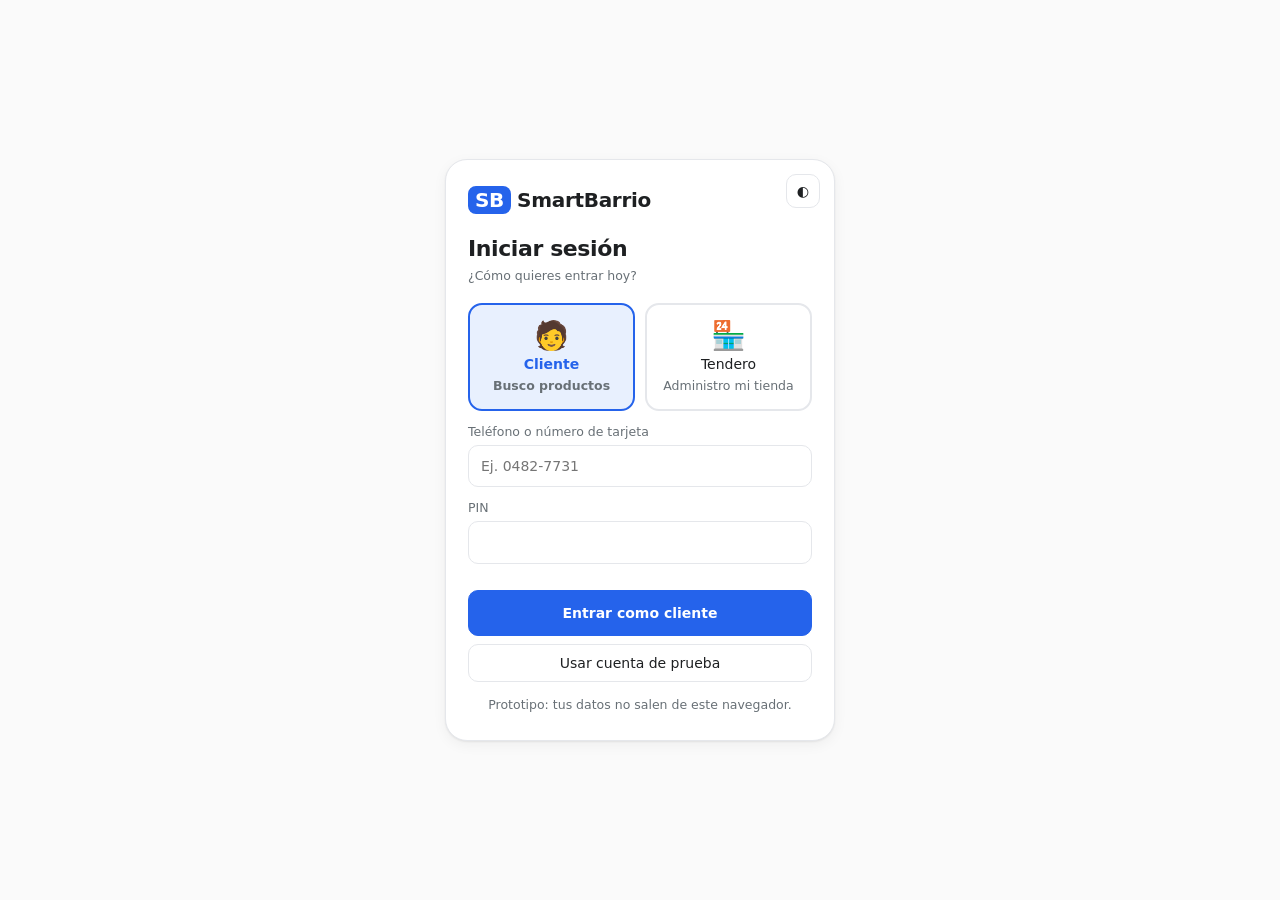
<file: index.html>
<!DOCTYPE html>
<html lang="es"><head><meta charset="utf-8">
<meta name="viewport" content="width=device-width, initial-scale=1, viewport-fit=cover">
<title>SmartBarrio</title>
<style>
:root{box-sizing:border-box;padding-top:env(safe-area-inset-top,0px);padding-bottom:env(safe-area-inset-bottom,0px);--bg:#FAFAFA;--card:#FFFFFF;--tx:#1E2022;--mu:#687076;--br:#E5E7EB;--ac:#2563EB;--ac2:#E8F0FE;--ok:#10B981;--okt:#047857;--ok2:#DDF5EC;--wn:#c2410c;--wn2:#fdebe0;--rd:#dc2626;--sh:0 1px 2px #0001,0 4px 14px #0000000d;--mapbg:#EEF0F3;--road:#FFFFFF;--blk:#E3E6EA;--park:#D5EFE3}
@media(prefers-color-scheme:dark){:root:not([data-theme="light"]){--bg:#121214;--card:#1C1C21;--tx:#F3F4F6;--mu:#9CA3AF;--br:#2E2E35;--ac:#3B82F6;--ac2:#1A2A4A;--ok:#34D399;--okt:#34D399;--ok2:#12352A;--wn:#fb923c;--wn2:#3a2618;--rd:#f87171;--sh:none;--mapbg:#17171B;--road:#2A2A31;--blk:#1E1E24;--park:#17322A}}
:root[data-theme="dark"]{--bg:#121214;--card:#1C1C21;--tx:#F3F4F6;--mu:#9CA3AF;--br:#2E2E35;--ac:#3B82F6;--ac2:#1A2A4A;--ok:#34D399;--okt:#34D399;--ok2:#12352A;--wn:#fb923c;--wn2:#3a2618;--rd:#f87171;--sh:none;--mapbg:#17171B;--road:#2A2A31;--blk:#1E1E24;--park:#17322A}
html{scroll-padding-top:env(safe-area-inset-top,0px)}
*{box-sizing:border-box}body{margin:0;background:var(--bg);color:var(--tx);font:14px/1.45 Inter,system-ui,-apple-system,"Segoe UI",sans-serif}
button{font:inherit;cursor:pointer;border:1px solid var(--br);background:var(--card);color:var(--tx);padding:8px 13px;border-radius:10px;transition:.15s}
button:hover{border-color:var(--ac)}.pri{background:var(--ac);color:#fff;border-color:var(--ac);font-weight:600}
button:focus-visible,input:focus-visible,select:focus-visible{outline:2px solid var(--ac);outline-offset:2px}
input,select{font:inherit;width:100%;padding:10px 12px;border-radius:10px;border:1px solid var(--br);background:var(--card);color:var(--tx)}
header{display:flex;justify-content:space-between;align-items:center;padding:12px 20px;background:var(--card);border-bottom:1px solid var(--br);position:sticky;top:env(safe-area-inset-top,0px);z-index:20}
.logo{font-weight:700;font-size:17px;letter-spacing:-.3px}.logo i{font-style:normal;background:var(--ac);color:#fff;border-radius:8px;padding:2px 7px;margin-right:6px}
.who{font-size:13px;font-weight:600;white-space:nowrap}
@media(max-width:380px){.who{display:none}}
.mu{color:var(--mu);font-size:12.5px}.tag{display:inline-block;font-size:11.5px;padding:2px 9px;border-radius:99px;background:var(--ok2);color:var(--okt);font-weight:600}.tag.w{background:var(--wn2);color:var(--wn)}.tag.nt{background:var(--br);color:var(--mu)}
h2{font-size:22px;margin:0 0 2px;letter-spacing:-.4px}h3{font-size:14.5px;margin:0 0 8px}
.flex{display:flex;justify-content:space-between;gap:10px;align-items:center}.row{display:flex;gap:8px;align-items:center;flex-wrap:wrap}.row>*{flex:1 1 auto}.row .fit{flex:0 0 auto}
.bar{height:7px;border-radius:9px;background:var(--br);overflow:hidden}.bar i{display:block;height:100%;background:var(--ac);border-radius:9px}
.dot{display:inline-grid;place-items:center;font-style:normal;background:var(--rd);color:#fff;font-size:9.5px;font-weight:700;min-width:16px;height:16px;border-radius:99px;padding:0 4px;margin-left:4px}
/* ---------- LOGIN ---------- */
#login{position:fixed;inset:0;z-index:60;background:var(--bg);display:flex;align-items:center;justify-content:center;padding:calc(20px + env(safe-area-inset-top,0px)) 16px calc(20px + env(safe-area-inset-bottom,0px));overflow:auto}
#login.hide{display:none}
.lcard{width:100%;max-width:390px;background:var(--card);border:1px solid var(--br);border-radius:22px;padding:26px 22px;box-shadow:var(--sh);position:relative}
.lthm{position:absolute;top:14px;right:14px;padding:6px 10px}
.rolepick{display:grid;grid-template-columns:1fr 1fr;gap:10px;margin:18px 0 6px}
.rolepick button{padding:14px 8px;display:flex;flex-direction:column;align-items:center;gap:2px;border-radius:14px;border-width:2px}
.rolepick button b{font-size:28px;font-weight:400;line-height:1.2}
.rolepick button.on{border-color:var(--ac);background:var(--ac2);color:var(--ac);font-weight:700}
label.f{display:block;font-size:12.5px;color:var(--mu);margin:12px 0 4px}
.lerr{color:var(--rd);font-size:12.5px;min-height:18px;margin-top:8px}
/* ---------- PHONE ---------- */
#V{display:flex;justify-content:center;padding:22px 12px}
.phone{width:372px;max-width:100%;height:780px;max-height:calc(100vh - 100px);min-height:620px;background:var(--card);border:9px solid #111;border-radius:42px;position:relative;overflow:hidden;box-shadow:0 20px 50px #0004;display:flex;flex-direction:column}
.phone:before{content:"";position:absolute;top:8px;left:50%;width:90px;height:22px;background:#111;border-radius:99px;transform:translateX(-50%);z-index:9}
.sb{padding:12px 22px 0;display:flex;justify-content:space-between;font-size:12px;font-weight:600;height:34px}
.scr{display:none;flex:1;position:relative;overflow:hidden;flex-direction:column}.scr.show{display:flex}
.pad{padding:12px 16px;overflow:auto;flex:1}
.tabs{display:flex;border-top:1px solid var(--br);background:var(--card);padding:6px 6px 12px}
.tabs button{flex:1;border:0;background:none;font-size:11px;color:var(--mu);display:flex;flex-direction:column;gap:1px;align-items:center}.tabs button b{font-size:19px;font-weight:400}.tabs button.on{color:var(--ac);font-weight:700}
.top{position:absolute;top:0;left:0;right:0;z-index:4;padding:8px 12px;background:linear-gradient(var(--card),#0000)}
.chips{display:flex;gap:6px;margin-top:8px;overflow-x:auto}.chips button{white-space:nowrap;padding:5px 11px;border-radius:99px;font-size:12px;box-shadow:var(--sh)}.chips button.on{background:var(--ac);color:#fff;border-color:var(--ac)}
#svg{width:100%;flex:1;background:var(--mapbg);touch-action:none;cursor:grab;display:block}
.zoom{position:absolute;right:10px;top:118px;display:flex;flex-direction:column;gap:6px;z-index:4}.zoom button{width:36px;height:36px;padding:0;box-shadow:var(--sh);font-size:18px}
.sheet{position:absolute;left:0;right:0;bottom:0;background:var(--card);border-radius:20px 20px 0 0;box-shadow:0 -6px 24px #0002;max-height:52%;overflow:auto;padding:8px 14px 14px;z-index:5}
.sheet:before{content:"";display:block;width:36px;height:4px;background:var(--br);border-radius:9px;margin:0 auto 8px}
.st{padding:10px 0;border-bottom:1px solid var(--br)}.st:last-child{border:0}.st.sel{background:var(--ac2);margin:0 -14px;padding:10px 14px}
.pulse{animation:p 1.8s infinite}@keyframes p{0%{r:8;opacity:.5}100%{r:24;opacity:0}}
.card{background:var(--card);border:1px solid var(--br);border-radius:14px;padding:14px;margin:10px 0;box-shadow:var(--sh)}
.pcard{background:linear-gradient(135deg,#2563EB,#1e40af);color:#fff;border-radius:18px;padding:18px;position:relative;overflow:hidden}
.pcard:after{content:"";position:absolute;right:-30px;top:-30px;width:130px;height:130px;border-radius:50%;background:#fff1}
.pcard .big{font-size:34px;font-weight:700;letter-spacing:-1px}
.nfc{margin:14px 0;text-align:center}.nfc button{border-radius:99px;padding:10px 18px}
.promo{border-left:4px solid var(--ac)}.promo.ad{border-left-color:var(--wn)}
/* ---------- TENDERO ---------- */
section{display:none}section.show{display:block}
.grid{display:grid;grid-template-columns:repeat(auto-fit,minmax(190px,1fr));gap:12px}.kpi b{display:block;font-size:26px;letter-spacing:-.8px}
table{width:100%;border-collapse:collapse}th{font-size:12px;color:var(--mu);font-weight:600;text-transform:uppercase;letter-spacing:.4px}th,td{text-align:left;padding:10px 8px;border-bottom:1px solid var(--br)}.scroll{overflow-x:auto}
.warn{border-color:var(--wn)}
.bars{display:flex;align-items:flex-end;gap:10px;height:110px}.bars div{flex:1;text-align:center;font-size:11px;color:var(--mu)}.bars i{display:block;background:var(--ac);border-radius:6px 6px 0 0;margin-bottom:4px;opacity:.85}
.modal{position:fixed;inset:0;background:#0008;display:none;align-items:center;justify-content:center;padding:16px;z-index:50}.modal.show{display:flex}.modal .card{width:100%;max-width:440px}
.thumb{height:110px;border:2px dashed var(--br);border-radius:12px;display:flex;align-items:center;justify-content:center;color:var(--mu);overflow:hidden;cursor:pointer}.thumb img{width:100%;height:100%;object-fit:cover}
.cam{width:100%;border-radius:10px;background:#12161b;display:block}
textarea{font:inherit;width:100%;padding:10px 12px;border-radius:10px;border:1px solid var(--br);background:var(--card);color:var(--tx);resize:vertical}
.modal .card{max-height:calc(100dvh - 32px);overflow:auto}
.need{border-color:var(--wn)!important;background:var(--wn2)!important}
.shots{display:grid;grid-template-columns:repeat(auto-fill,minmax(88px,1fr));gap:8px;margin-top:10px}
.shot{position:relative;border-radius:10px;overflow:hidden;aspect-ratio:1;background:var(--bg);border:1px solid var(--br)}.shot img{width:100%;height:100%;object-fit:cover;display:block}.shot .tag{position:absolute;left:4px;bottom:4px}.shot button{position:absolute;top:4px;right:4px;padding:0 7px;border-radius:99px;font-size:12px;line-height:20px}
#vid{width:100%;border-radius:10px;background:#000;display:block;margin-top:10px;max-height:320px;object-fit:cover}
.srow{display:grid;grid-template-columns:auto 1fr 56px 66px;gap:6px;align-items:center;padding:6px 0;border-bottom:1px solid var(--br)}.srow input{padding:7px 8px}.srow input[type=checkbox]{width:18px;height:18px;padding:0}.srow.low .sn{border-color:var(--wn)}.srow.hd{border:0;padding-bottom:0}
#toast{position:fixed;left:50%;bottom:calc(24px + env(safe-area-inset-bottom,0px));transform:translate(-50%,20px);background:var(--tx);color:var(--bg);padding:10px 16px;border-radius:12px;font-size:13px;opacity:0;pointer-events:none;transition:.25s;z-index:80;max-width:90vw}#toast.show{opacity:1;transform:translate(-50%,0)}
.spin{display:inline-block;width:14px;height:14px;border:2px solid var(--br);border-top-color:var(--ac);border-radius:50%;animation:sp 1s linear infinite;vertical-align:-2px;margin-right:6px}@keyframes sp{to{transform:rotate(360deg)}}
.price s{color:var(--mu);font-weight:400}
@media(prefers-reduced-motion:reduce){.spin,.pulse{animation:none}}
#T{display:none;max-width:1120px;margin:0 auto;padding:18px;grid-template-columns:210px 1fr;gap:22px}
#nav{display:flex;flex-direction:column;gap:4px;align-self:start;position:sticky;top:80px}#nav button{text-align:left;border:0;background:none;padding:10px 12px;color:var(--mu)}#nav button.on{background:var(--ac2);color:var(--ac);font-weight:700}
.side{display:flex;gap:10px;align-items:center;padding:8px 12px 16px}.av{width:34px;height:34px;border-radius:50%;background:var(--ac);color:#fff;display:grid;place-items:center;font-weight:700}
@media(max-width:800px){#T{grid-template-columns:1fr}#nav{flex-direction:row;overflow-x:auto;position:static}#nav button{white-space:nowrap}.side{display:none}}
</style></head><body>

<!-- ================= INICIO DE SESIÓN ================= -->
<div id="login"><div class="lcard">
<button class="lthm" onclick="theme()" title="Cambiar tema" aria-label="Cambiar tema">◐</button>
<div class="logo" style="font-size:20px"><i>SB</i>SmartBarrio</div>
<h2 style="margin-top:18px">Iniciar sesión</h2><p class="mu" style="margin:0">¿Cómo quieres entrar hoy?</p>
<div class="rolepick" id="lrole"><button type="button" class="on" data-r="v"><b>🧑</b>Cliente<span class="mu">Busco productos</span></button><button type="button" data-r="t"><b>🏪</b>Tendero<span class="mu">Administro mi tienda</span></button></div>
<label class="f" for="lu" id="lul">Teléfono o número de tarjeta</label><input id="lu" autocomplete="username">
<label class="f" for="lp" id="lpl">PIN</label><input id="lp" type="password" autocomplete="current-password">
<div class="lerr" id="lerr" role="alert"></div>
<button class="pri" style="width:100%;padding:12px" onclick="login()" id="lgo">Entrar como cliente</button>
<button style="width:100%;margin-top:8px" onclick="login(1)">Usar cuenta de prueba</button>
<p class="mu" style="text-align:center;margin:14px 0 0">Prototipo: tus datos no salen de este navegador.</p>
</div></div>

<header><div class="logo"><i>SB</i>SmartBarrio</div><div class="row" style="flex:0 0 auto;flex-wrap:nowrap"><button id="thm" onclick="theme()" title="Cambiar tema" aria-label="Cambiar tema">🌙</button><span class="who" id="whon"></span><button onclick="logout()">Salir</button></div></header>

<!-- ================= VECINO (celular) ================= -->
<div id="V"><div class="phone">
<div class="sb"><span>9:41</span><span>5G ▮▮▮</span></div>

<div class="scr show" id="p-mapa">
 <div class="top"><input id="q" placeholder="🔍  ¿Qué buscas? huevo, leche, pan…" oninput="draw()">
 <div class="chips" id="chips"></div></div>
 <div class="zoom"><button onclick="zm(.7)">＋</button><button onclick="zm(1.4)">−</button><button onclick="ctr(U.x,U.y)" title="Mi ubicación">◎</button></div>
 <svg id="svg" viewBox="0 0 360 520"></svg>
 <div class="sheet" id="sheet"></div>
</div>

<div class="scr" id="p-promos"><div class="pad"><h2>Promociones</h2><p class="mu">Ofertas de tiendas cerca de ti.</p><div id="promos"></div></div></div>

<div class="scr" id="p-tarjeta"><div class="pad"><h2>Mi tarjeta</h2><p class="mu">Válida en todas las tiendas del barrio.</p>
 <div class="pcard"><div class="flex"><span>SmartBarrio</span><span class="tag" style="background:#fff3;color:#fff">Vecino frecuente</span></div><div class="big" id="pts" style="margin-top:22px">1,240</div><div style="opacity:.8">puntos · ID 0482-7731</div></div>
 <div class="nfc"><button onclick="tap()" id="tapb">📶 Simular lectura en mostrador</button><div class="mu" id="tapm" style="margin-top:6px">Acércala al lector; no necesitas smartphone.</div></div>
 <div class="card"><h3>Canjear puntos</h3><div id="vales"></div></div>
 <div class="card"><h3>Movimientos</h3><div id="movs"></div></div></div></div>

<div class="tabs" id="vtabs"><button class="on" data-s="mapa"><b>🗺️</b>Mapa</button><button data-s="promos"><b>🏷️</b>Promos</button><button data-s="tarjeta"><b>💳</b>Mi tarjeta</button></div>
</div></div>

<!-- ================= TENDERO ================= -->
<div id="T"><div><div class="side"><div class="av">LE</div><div><b>La Esquina</b><div class="mu">Tendero · Morelia</div></div></div><div id="nav"></div></div><main>
<section id="t-resumen"><h2>Resumen del mes</h2><p class="mu">Datos de ejemplo</p>
<div class="grid" style="margin-top:12px"><div class="card kpi"><span class="mu">Ventas por la plataforma</span><b>$18,400</b><span class="tag">+12%</span></div><div class="card kpi"><span class="mu">Lo que pagas (3%)</span><b>$552</b></div><div class="card kpi"><span class="mu">Merma evitada</span><b>$1,150</b></div><div class="card kpi"><span class="mu">Ventas perdidas (aprox.)</span><b>$250</b></div></div>
<div class="grid"><div class="card"><h3>Ventas por la plataforma · semana</h3><div class="bars"><div><i style="height:40%"></i>L</div><div><i style="height:55%"></i>M</div><div><i style="height:48%"></i>M</div><div><i style="height:70%"></i>J</div><div><i style="height:90%"></i>V</div><div><i style="height:100%"></i>S</div><div><i style="height:62%"></i>D</div></div></div>
<div class="card warn"><h3>⚠️ Requiere tu atención</h3><div id="resmerma"></div><div id="resalert"></div></div></div>
<div class="card">Tu balance: ganaste <b>$1,598</b> más de lo que pagaste. <span class="tag">Siempre ganas más de lo que pagas</span></div></section>

<section id="t-inv"><div class="flex" style="flex-wrap:wrap"><div><h2>Inventario</h2><p class="mu">Entradas, salidas y cambios de cada producto.</p></div><div class="row fit"><button class="pri" onclick="openScan()">📷 Escanear estante</button><button onclick="M(1)">+ Agregar producto</button><button onclick="alert('Demo: aquí subirías tu CSV/Excel')">Importar mi base</button></div></div>
<input id="fi" placeholder="Filtrar producto…" oninput="rInv()" style="margin-top:8px"><div class="card scroll"><table id="inv"></table></div></section>

<section id="t-merma"><h2>Merma y descuentos</h2><p class="mu">Ponle descuento a lo que está por caducar antes de tener que tirarlo.</p>
<div class="grid" style="margin-top:12px"><div class="card kpi"><span class="mu">En riesgo (7 días)</span><b id="mk1"></b></div><div class="card kpi"><span class="mu">Recuperado con descuentos</span><b id="mk2"></b></div><div class="card kpi"><span class="mu">Merma registrada</span><b id="mk3"></b></div></div>
<div class="card"><h3>Por caducar</h3><div id="mlist"></div><p class="mu" style="margin:8px 0 0">Descuento sugerido: 15% a 7 días, 30% a 3 días y 50% a 1 día o menos. Puedes cambiarlo antes de publicar.</p></div>
<div class="card warn"><h3>Ya caducados</h3><div id="mexp"></div></div>
<div class="card"><h3>Historial</h3><div id="mlog"></div></div></section>

<section id="t-alertas"><h2>Alertas</h2><p class="mu">La cámara solo captura la imagen; tú decides qué hacer.</p><div id="alerts"></div></section>

<section id="t-cam"><h2>Cámaras</h2><p class="mu">Simulación: la cámara solo captura la imagen; tú decides qué hacer.</p><span class="tag">Procesamiento local · sin reconocer rostros</span>
<div class="grid" id="camgrid" style="margin-top:12px;grid-template-columns:repeat(auto-fit,minmax(300px,1fr))"></div>
<h3 style="margin-top:16px">Capturas para revisión <span class="tag w" id="capn">0</span></h3><div id="caps"></div></section>

<section id="t-tend"><h2>Lo que busca el barrio</h2><p class="mu">Resumen semanal.</p>
<div class="grid" style="margin-top:12px"><div class="card"><h3>Buscaron y no tenías</h3><div id="lost"></div></div><div class="card"><h3>Más vendidos (tú vs. red)</h3><div id="top"></div></div></div>
<div class="card"><h3>💡 Compra en conjunto</h3><p>Huevo: 3 tiendas cercanas necesitan ~40 cajas/semana. Comprando juntas, el distribuidor baja ~8%.</p><button class="pri" onclick="this.textContent='Participas ✓'">Quiero participar</button> <span class="mu">Opcional; verás el margen antes de aceptar.</span></div></section>

<section id="t-com"><h2>Comunidad y puntos</h2><p class="mu">Las reglas las aprueban las tiendas.</p>
<div class="grid" style="margin-top:12px"><div class="card kpi"><span class="mu">Fondo común</span><b>$6,200</b></div><div class="card kpi"><span class="mu">Puntos emitidos</span><b>3,100</b></div><div class="card kpi"><span class="mu">Puntos canjeados aquí</span><b>2,650</b></div></div>
<div class="card"><h3>Propuestas para votar</h3><div id="votes"></div></div></section>

<section id="t-promo"><h2>Crear promoción</h2>
<div class="card"><div class="row"><input id="pt" placeholder="Título (ej. 2x1 en refrescos)"><input id="pd" type="date"></div><div class="row" style="margin-top:8px"><select id="pk"><option>Descuento %</option><option>2x1</option><option>Puntos dobles</option></select><button class="pri fit" onclick="addPromo()">Publicar</button></div><p class="mu">Se muestra a vecinos cercanos (mira la pestaña Promos del celular).</p></div><div id="mypromos"></div></section>
</main></div>

<div class="modal" id="m"><div class="card"><h3>Nuevo producto</h3>
<label class="thumb" id="th">📷 Tomar foto<input type="file" accept="image/*" capture="environment" hidden onchange="foto(this)"></label>
<input id="mn" placeholder="Nombre del producto" style="margin-top:8px">
<div class="row" style="margin-top:8px"><input id="mq" type="number" min="0" placeholder="Cantidad"><button class="fit" id="mic" onclick="voz()">🎤 Decir cantidad</button></div>
<input id="mp" type="number" placeholder="Precio $" style="margin-top:8px">
<label class="f" for="mc">Caducidad (opcional)</label><input id="mc" type="date">
<div class="row" style="margin-top:12px"><button onclick="M(0)">Cancelar</button><button class="pri" onclick="saveP()">Guardar</button></div></div></div>

<div class="modal" id="scan"><div class="card">
<div class="flex"><h3 style="margin:0">📷 Escanear estante</h3><button onclick="closeScan()" aria-label="Cerrar">✕</button></div>
<p class="mu" style="margin:6px 0 10px">Toma fotos de tus anaqueles. La IA cuenta lo que ve y tú revisas todo antes de guardarlo.</p>
<div class="row"><button onclick="camOn()" id="camb">📷 Abrir cámara</button><button onclick="$('sfile').click()">🖼️ Subir fotos</button></div>
<input id="sfile" type="file" accept="image/*" multiple hidden onchange="addFiles(this)">
<div id="camwrap" hidden><video id="vid" autoplay playsinline muted></video><div class="row" style="margin-top:8px"><button class="pri" onclick="snap()">Capturar foto</button><button onclick="camOff()">Cerrar cámara</button></div></div>
<div id="shots" class="shots"></div><div id="qmsg"></div>
<label class="f" for="snote">¿Alguna foto salió borrosa? Escribe lo que hay en ese estante</label>
<textarea id="snote" rows="3" placeholder="Ej. 12 Coca-Cola 600 ml, 8 Sabritas, 5 aceite 1 L"></textarea>
<button class="pri" style="width:100%;margin-top:12px;padding:11px" id="sgo" onclick="analyze()">Analizar con IA</button>
<div class="mu" id="smode" style="margin-top:6px;text-align:center"></div>
<div id="sstat" style="margin-top:10px"></div><div id="sres"></div>
</div></div>
<div id="toast" role="status" aria-live="polite"></div>

<script>
const $=id=>document.getElementById(id);
let caps=[];
const esc=v=>String(v).replace(/[&<>"']/g,c=>({"&":"&amp;","<":"&lt;",">":"&gt;",'"':"&quot;","'":"&#39;"}[c]));
const DAY=864e5,money=x=>"$"+Math.round(x).toLocaleString("es-MX");
function today(){const d=new Date();d.setHours(0,0,0,0);return d}
function addD(n){const d=new Date(today().getTime()+n*DAY);return d.getFullYear()+"-"+String(d.getMonth()+1).padStart(2,"0")+"-"+String(d.getDate()).padStart(2,"0")}
function dLeft(c){return c?Math.round((new Date(c+"T00:00:00")-today())/DAY):null}
function when(d){return d<0?"caducado":d==0?"hoy":d==1?"mañana":"en "+d+" días"}
function cadTag(p){const d=dLeft(p.cad);if(d==null||p.q<=0||d>7)return "";return `<span class="tag w">${d<0?"Caducado":"Caduca "+when(d)}</span>`}
let tt;function toast(m){const t=$("toast");t.textContent=m;t.classList.add("show");clearTimeout(tt);tt=setTimeout(()=>t.classList.remove("show"),3000)}
/* ---------- navegación ---------- */
const NAV=[["resumen","📊","Resumen"],["inv","📦","Inventario"],["merma","🕒","Merma y descuentos"],["alertas","🔔","Alertas"],["cam","📹","Cámaras"],["tend","📈","Tendencias"],["com","🤝","Comunidad"],["promo","🏷️","Promociones"]];let TS="resumen";
function role(r){$("V").style.display=r=="v"?"flex":"none";$("T").style.display=r=="t"?"grid":"none"}
function rTabs(){const n=caps.filter(c=>!c.ev).length;$("nav").innerHTML=NAV.map(([k,i,l])=>`<button class="${k==TS?"on":""}" onclick="tshow('${k}')">${i} ${l}${k=="cam"&&n?`<i class="dot">${n}</i>`:""}</button>`).join("")}
function tshow(s){TS=s;document.querySelectorAll("#T section").forEach(e=>e.classList.toggle("show",e.id=="t-"+s));rTabs()}
document.querySelectorAll("#vtabs button").forEach(b=>b.onclick=()=>{document.querySelectorAll("#vtabs button").forEach(x=>x.classList.toggle("on",x==b));document.querySelectorAll(".scr").forEach(e=>e.classList.toggle("show",e.id=="p-"+b.dataset.s))});

/* ---------- inicio de sesión ---------- */
let LR="v";
const LTXT={v:["Teléfono o número de tarjeta","Ej. 0482-7731","PIN","Entrar como cliente"],t:["Correo o teléfono de la tienda","Ej. laesquina@correo.mx","Contraseña","Entrar como tendero"]};
function lrole(r){LR=r;document.querySelectorAll("#lrole button").forEach(b=>b.classList.toggle("on",b.dataset.r==r));const x=LTXT[r];$("lul").textContent=x[0];$("lu").placeholder=x[1];$("lpl").textContent=x[2];$("lgo").textContent=x[3];$("lerr").textContent=""}
document.querySelectorAll("#lrole button").forEach(b=>b.onclick=()=>lrole(b.dataset.r));
function login(demo){const u=$("lu").value.trim(),p=$("lp").value;if(!demo&&(!u||!p)){$("lerr").textContent="Escribe tu usuario y "+(LR=="v"?"PIN":"contraseña")+", o usa la cuenta de prueba.";return}enter(LR)}
function enter(r){$("login").classList.add("hide");role(r);$("whon").textContent=r=="v"?"🧑 Cliente":"🏪 La Esquina";if(r=="t")tshow(TS);try{localStorage.setItem("sb-sess",r)}catch(e){}}
function logout(){$("login").classList.remove("hide");$("lp").value="";lrole(LR);try{localStorage.removeItem("sb-sess")}catch(e){}}
$("lp").onkeydown=e=>{if(e.key=="Enter")login()};

/* ---------- MAPA simulado ---------- */
const U={x:180,y:300},NS="http://www.w3.org/2000/svg";
const S=[
{id:1,n:"La Esquina",e:"🏪",x:150,y:255,h:"7–22 h",o:1,s:{huevo:[12,58],leche:[20,26],pan:[15,8]}},
{id:2,n:"Abarrotes Lupita",e:"🛒",x:255,y:215,h:"8–21 h",o:1,s:{huevo:[0,0],leche:[8,27],coca:[6,48],tortilla:[10,22]}},
{id:3,n:"Minisúper Don Chuy",e:"🏬",x:300,y:365,h:"6–23 h",o:1,s:{huevo:[5,60],coca:[14,47],pan:[9,9]}},
{id:4,n:"Tienda Doña Mary",e:"🏪",x:70,y:330,h:"8–20 h",o:1,s:{huevo:[7,57],frijol:[12,32],tortilla:[20,20]}},
{id:5,n:"Abarrotes El Sol",e:"🛒",x:115,y:435,h:"7–19 h",o:0,s:{leche:[10,26],coca:[8,49],huevo:[9,59]}},
{id:6,n:"Cremería La Vaca",e:"🧀",x:230,y:130,h:"7–20 h",o:1,s:{leche:[30,25],huevo:[15,56]}},
{id:7,n:"Panadería Trigal",e:"🥖",x:60,y:170,h:"6–21 h",o:1,s:{pan:[40,7],tortilla:[0,0]}},
{id:8,n:"Súper Familiar",e:"🏬",x:305,y:120,h:"8–22 h",o:1,s:{huevo:[22,55],leche:[18,26],coca:[20,46],frijol:[15,30]}},
{id:9,n:"Tienda Los Pinos",e:"🏪",x:210,y:450,h:"9–18 h",o:0,s:{frijol:[6,33],pan:[5,9]}},
{id:10,n:"Miscelánea Ramírez",e:"🛒",x:170,y:365,h:"7–21 h",o:1,s:{coca:[0,0],huevo:[3,61],leche:[6,28]}}];
let vb={x:0,y:0,w:360,h:520},F="todos",sel=null,rsv={};
const svg=$("svg");
function el(t,a,p=svg,tx){const e=document.createElementNS(NS,t);for(const k in a)e.setAttribute(k,a[k]);if(tx)e.textContent=tx;p.appendChild(e);return e}
function dist(t){return Math.round(Math.hypot(t.x-U.x,t.y-U.y)*2.6/10)*10}
function key(q){q=q.toLowerCase();return Object.keys({huevo:1,leche:1,coca:1,pan:1,tortilla:1,frijol:1}).find(k=>q.includes(k))}
function base(){el("rect",{x:-200,y:-200,width:800,height:900,fill:"var(--blk)"});
 el("rect",{x:105,y:20,width:80,height:60,rx:6,fill:"var(--park)"});el("text",{x:145,y:53,"text-anchor":"middle","font-size":9,fill:"var(--mu)"},svg,"Parque");
 [[-200,90,800,16],[-200,205,800,14],[-200,320,800,18],[-200,410,800,14],[85,-200,14,900],[195,-200,16,900],[275,-200,14,900]].forEach(r=>el("rect",{x:r[0],y:r[1],width:r[2],height:r[3],fill:"var(--road)"}));
 el("path",{d:"M-20 520 L380 20",stroke:"var(--road)","stroke-width":12,fill:"none"});
 [["Av. Madero",20,101],["Calle Hidalgo",20,217],["Calle Morelos",20,335],["Calle Juárez",20,423]].forEach(t=>el("text",{x:t[1],y:t[2],"font-size":7.5,fill:"var(--mu)"},svg,t[0]))}
function list(){const q=key($("q").value||"");return S.filter(t=>(F!="abierto"||t.o)&&(F!="stock"||!q||(t.s[q]&&t.s[q][0]>0))).map(t=>{const inv=q?t.s[q]:null;return {t,q,inv,st:!q?"n":!inv?"no":inv[0]>0?"ok":"ago"}}).sort((a,b)=>dist(a.t)-dist(b.t))}
function draw(){svg.innerHTML="";base();const L=list(),q=key($("q").value||"");
 el("circle",{cx:U.x,cy:U.y,r:8,fill:"#2563eb",opacity:.4,class:"pulse"});el("circle",{cx:U.x,cy:U.y,r:6,fill:"#2563eb",stroke:"#fff","stroke-width":2});
 L.forEach(({t,inv,st})=>{const g=el("g",{style:"cursor:pointer"});g.onclick=e=>{e.stopPropagation();pick(t.id)};
  const on=sel==t.id,c=on?"var(--ac)":st=="ok"||st=="n"?"var(--ok)":"#6b7280",lab=st=="ok"?"$"+inv[1]:st=="ago"?"Agotado":st=="no"?"Próximamente":t.e,w=lab.length>2?lab.length*5.8+12:22;
  el("rect",{x:t.x-w/2,y:t.y-24,width:w,height:18,rx:9,fill:c,stroke:on?"#fff":"none","stroke-width":1.5},g);el("path",{d:`M${t.x-4} ${t.y-7} L${t.x} ${t.y-1} L${t.x+4} ${t.y-7}Z`,fill:c},g);el("text",{x:t.x,y:t.y-11,"text-anchor":"middle","font-size":10,fill:!on&&(st=="ok"||st=="n")?"#04261a":"#fff","font-weight":700},g,lab)});
 setVB();sheet(L,q)}
function stTag(st,inv,q){return st=="ok"?`<span class="tag">${inv[0]} disp. · $${inv[1]}</span>`:st=="ago"?'<span class="tag w">Sin stock · agotado</span>':st=="no"?`<span class="tag nt">Próximamente</span>`:""}
function sheet(L,q){const sh=$("sheet");let h="";
 if(sel){const t=S.find(x=>x.id==sel),inv=q?t.s[q]:null,st=!q?"n":!inv?"no":inv[0]>0?"ok":"ago";
 const items=Object.entries(t.s).sort((a,b)=>(b[0]==q)-(a[0]==q));
 h=`<div class="flex"><div><b style="font-size:16px">${t.e} ${t.n}</b><div class="mu">${dist(t)} m · ${Math.ceil(dist(t)/80)} min a pie · ${t.h} · ${t.o?'<span style="color:var(--okt)">Abierto</span>':'Cerrado'}</div></div><button onclick="sel=null;draw()" aria-label="Cerrar">✕</button></div>
 ${q&&st!="ok"?`<div class="card" style="margin:10px 0 4px;padding:10px;border-color:var(--wn)"><b>Esta tienda no tiene ${q} ahora.</b><div class="mu">${nearOk(t,q)}</div></div>`:""}
 <div style="margin-top:8px">${q&&!inv?`<div class="flex st"><span style="text-transform:capitalize"><b>${q}</b></span><span class="tag nt">Próximamente</span></div>`:""}${items.map(([k,v])=>`<div class="flex st"><span style="text-transform:capitalize">${k==q?`<b>${k}</b>`:k}</span><span>${v[0]>0?`<b>$${v[1]}</b> <span class="tag">${v[0]} disp.</span>`:'<span class="tag w">Agotado</span>'}</span></div>`).join("")}</div>
 <div class="row" style="margin-top:10px"><button class="pri" onclick="rsvp(${t.id},this)" ${rsv[t.id]||(q&&st!="ok")?"disabled":""}>${rsv[t.id]?"Apartado ✓ (2 h)":"Apartar producto"}</button><button onclick="this.textContent='Abriendo ruta…'">Cómo llegar</button></div><div class="mu" style="margin-top:6px">Stock actualizado hace 4 min</div>`}
 else if(q){const ok=L.filter(x=>x.st=="ok").length,no=L.length-ok;
  h=`<div style="margin-bottom:4px"><b>${ok} con ${q}</b> <span class="mu">· ${no} sin stock · de la más cercana</span></div>`+L.map(({t,inv,st})=>`<div class="st" onclick="pick(${t.id})" style="cursor:pointer;${st=="ok"?"":"opacity:.75"}"><div class="flex"><b>${t.e} ${t.n}</b><span class="mu">${dist(t)} m</span></div><div class="flex" style="margin-top:3px">${stTag(st,inv,q)}<span class="mu">${t.o?"Abierto":"Cerrado"}</span></div></div>`).join("")||'<div class="st">Sin tiendas con este filtro.</div>'}
 else h=`<div class="mu" style="margin-bottom:4px">${L.length} tiendas cerca de ti</div>`+L.map(({t})=>`<div class="st" onclick="pick(${t.id})" style="cursor:pointer"><div class="flex"><b>${t.e} ${t.n}</b><span class="mu">${dist(t)} m</span></div><div class="mu">${t.h} · ${t.o?"Abierto":"Cerrado"}</div></div>`).join("");
 sh.innerHTML=h}
function nearOk(t,q){const o=S.filter(x=>x.id!=t.id&&x.s[q]&&x.s[q][0]>0).sort((a,b)=>Math.hypot(a.x-t.x,a.y-t.y)-Math.hypot(b.x-t.x,b.y-t.y))[0];return o?`La más cercana con ${q}: <a href="#" onclick="pick(${o.id});return false" style="color:var(--ac)">${o.e} ${o.n}</a> ($${o.s[q][1]}).`:`Ninguna tienda cercana tiene ${q} ahora.`}
function pick(id){sel=id;const t=S.find(x=>x.id==id);draw();ctr(t.x,t.y-25)}
function rsvp(id,b){rsv[id]=1;b.textContent="Apartado ✓ (2 h)";b.disabled=true}
function setVB(){vb.w=Math.min(600,Math.max(120,vb.w));vb.h=vb.w*520/360;svg.setAttribute("viewBox",`${vb.x} ${vb.y} ${vb.w} ${vb.h}`)}
function zm(f){const cx=vb.x+vb.w/2,cy=vb.y+vb.h/2;vb.w*=f;setVB();vb.x=cx-vb.w/2;vb.y=cy-vb.h/2;setVB()}
function ctr(x,y){vb.x=x-vb.w/2;vb.y=y-vb.h/2-30;setVB()}
let dr=null;svg.onpointerdown=e=>{dr={x:e.clientX,y:e.clientY}};window.onpointerup=()=>dr=null;
svg.onpointermove=e=>{if(!dr)return;const k=vb.w/svg.clientWidth;vb.x-=(e.clientX-dr.x)*k;vb.y-=(e.clientY-dr.y)*k;dr={x:e.clientX,y:e.clientY};setVB()};
svg.onwheel=e=>{e.preventDefault();zm(e.deltaY>0?1.1:.9)};
$("chips").innerHTML=[["todos","Todas"],["abierto","Abierto ahora"],["stock","Con stock"]].map(c=>`<button data-f="${c[0]}" class="${c[0]=="todos"?"on":""}">${c[1]}</button>`).join("");
document.querySelectorAll("#chips button").forEach(b=>b.onclick=()=>{F=b.dataset.f;document.querySelectorAll("#chips button").forEach(x=>x.classList.toggle("on",x==b));draw()});

/* ---------- promos / tarjeta ---------- */
const promos=[{t:"2x1 en refrescos 600 ml",s:"La Esquina",v:"Hasta el domingo"},{t:"10% en lácteos",s:"Cremería La Vaca",v:"Hoy"},{t:"Puntos dobles en pan",s:"Panadería Trigal",v:"Este fin de semana"},{t:"Botana de marca X",s:"Patrocinio",v:"",ad:1}];
function rPromos(){$("promos").innerHTML=promos.map(p=>`<div class="card promo ${p.ad?"ad":""}"><span class="tag ${p.ad||p.m?"w":""}">${p.ad?"Anuncio":p.m?"Por caducar · "+p.s:p.s}</span><h3 style="margin:8px 0 2px">${esc(p.t)}</h3><div class="flex"><span class="mu">${p.v}</span>${p.ad?"":'<button onclick="this.textContent=\'Guardada ✓\'">Guardar</button>'}</div></div>`).join("");
 $("mypromos").innerHTML=promos.filter(p=>p.s=="La Esquina").map(p=>`<div class="card flex"><span>${p.t} <span class="mu">· ${p.v}</span></span><span class="tag">Activa</span></div>`).join("")}
function addPromo(){const t=$("pt").value.trim();if(!t)return;promos.unshift({t,s:"La Esquina",v:$("pd").value?"Hasta "+$("pd").value:"Sin fecha"});rPromos();$("pt").value=""}
let pts=1240,mv=[["22 sep","La Esquina","+45"],["20 sep","Abarrotes Lupita","+30"],["18 sep","Canje · Don Chuy","−200"]];
function rCard(){$("pts").textContent=pts.toLocaleString();$("vales").innerHTML=[[500,"Vale $25"],[1000,"Vale $50"],[2000,"Vale $100"]].map(v=>`<div class="flex st"><div>${v[1]}<div class="bar" style="width:120px;margin-top:4px"><i style="width:${Math.min(100,pts/v[0]*100)}%"></i></div></div><button ${pts<v[0]?"disabled":""} onclick="canje(${v[0]},'${v[1]}')">${v[0]} pts</button></div>`).join("");
 $("movs").innerHTML=mv.map(r=>`<div class="flex st"><span>${r[1]}<div class="mu">${r[0]}</div></span><b style="color:${r[2][0]=="+"?"var(--okt)":"var(--rd)"}">${r[2]}</b></div>`).join("")}
function canje(n,l){pts-=n;mv.unshift(["Hoy",l,"−"+n]);rCard()}
function tap(){const b=$("tapb");b.textContent="Leyendo…";setTimeout(()=>{const g=10*(1+Math.floor(Math.random()*8));pts+=g;mv.unshift(["Hoy","La Esquina","+"+g]);b.textContent="📶 Simular lectura en mostrador";$("tapm").textContent="✓ Venta registrada: +"+g+" puntos";rCard()},900)}

/* ---------- inventario / alertas / etc. ---------- */
let inv=[{n:"Huevo caja 12",q:12,p:58,st:"",cad:addD(5)},{n:"Leche 1 L",q:20,p:26,st:"",cad:addD(2)},{n:"Pan de caja",q:6,p:38,st:"",cad:addD(1)},{n:"Yogur natural 1 kg",q:4,p:42,st:"",cad:addD(0)},{n:"Jamón 250 g",q:2,p:35,st:"",cad:addD(-1)},{n:"Coca-Cola 3 L",q:3,p:48,st:"",cad:addD(120)},{n:"Frijol 1 kg",q:0,p:32,st:"Descontinuado",cad:""}];
function rInv(){const f=$("fi").value.toLowerCase();$("inv").innerHTML="<tr><th>Producto</th><th>Stock</th><th>Precio</th><th>Movimiento</th></tr>"+inv.map((p,i)=>p.n.toLowerCase().includes(f)?`<tr><td><b>${esc(p.n)}</b> ${p.st?`<span class="tag w">${p.st}</span>`:""}${p.q>0&&p.q<5?' <span class="tag w">Bajo</span>':""} ${cadTag(p)}</td><td>${p.q}</td><td>$${p.p}</td><td><div class="row"><button class="fit" onclick="mvq(${i},1)">+ Entrada</button><button class="fit" onclick="mvq(${i},-1)">− Salida</button><button class="fit" onclick="disc(${i})">${p.st?"Reactivar":"Discontinuar"}</button></div></td></tr>`:"").join("")}
function mvq(i,d){inv[i].q=Math.max(0,inv[i].q+d);rInv();rMerma()}function disc(i){inv[i].st=inv[i].st?"":"Descontinuado";rInv()}
function M(o){$("m").classList.toggle("show",!!o)}
function foto(el){const f=el.files[0];if(f)$("th").innerHTML=`<img src="${URL.createObjectURL(f)}" alt="">`+el.outerHTML}
function voz(){const R=window.SpeechRecognition||window.webkitSpeechRecognition;if(!R){alert("Tu navegador no soporta voz; escribe la cantidad.");return}const r=new R();r.lang="es-MX";r.onresult=e=>{$("mq").value=(e.results[0][0].transcript.match(/\d+/)||[""])[0]};r.start();$("mic").textContent="Escuchando…";r.onend=()=>$("mic").textContent="🎤 Decir cantidad"}
function saveP(){const n=$("mn").value.trim();if(!n)return;inv.unshift({n,q:+$("mq").value||0,p:+$("mp").value||0,st:"",cad:$("mc").value});M(0);rInv();rMerma();["mn","mq","mp","mc"].forEach(k=>$(k).value="")}
const al=[{t:"❄️ Refrigerador 01: 8.2 °C durante 18 min",s:"Cadena de frío · máximo 7 °C",a:["Ya lo revisé","Ver historial"]},{t:"📷 Espacio vacío en anaquel de refrescos",s:"La cámara detectó un hueco. ¿Reponer?",a:["Reponer","Ignorar"]},{t:"📷 Movimiento inusual en pasillo 2",s:"Captura para tu revisión. Tú decides; el sistema no acusa a nadie.",a:["Revisar imagen","Descartar"]}];
$("alerts").innerHTML=al.map(x=>`<div class="card flex"><div><b>${x.t}</b><div class="mu">${x.s}</div></div><div class="row fit">${x.a.map(b=>`<button class="fit" onclick="${b=="Revisar imagen"?"tshow('cam')":"this.closest('.card').style.opacity=.4"}">${b}</button>`).join("")}</div></div>`).join("");
$("resalert").innerHTML=al.slice(0,2).map(x=>`<div style="margin:4px 0">${x.t}</div>`).join("");
$("lost").innerHTML=[["Coca 3 L",14],["Frijol 1 kg",9],["Tortillas de harina",6]].map(r=>`<div class="flex st"><span>${r[0]}</span><span class="tag w">${r[1]} búsquedas</span></div>`).join("");
$("top").innerHTML=[["Huevo",90,100],["Leche",70,80],["Refrescos",60,75]].map(r=>`<div style="margin:8px 0">${r[0]}<div class="bar"><i style="width:${r[1]}%"></i></div><div class="bar" style="margin-top:3px"><i style="width:${r[2]}%;background:var(--mu)"></i></div></div>`).join("")+'<span class="mu">Verde: tu tienda · gris: la red</span>';
const vt=[["Compensar puntos con un fondo común mensual",14,3],["Tope de 5% en promociones cruzadas",9,8]];
function rVt(){$("votes").innerHTML=vt.map((v,i)=>`<div class="flex st"><span>${v[0]}<div class="mu">${v[1]} a favor · ${v[2]} en contra</div></span><div class="row fit"><button class="fit" onclick="vt[${i}][1]++;rVt()">A favor</button><button class="fit" onclick="vt[${i}][2]++;rVt()">En contra</button></div></div>`).join("")}

/* ---------- merma y descuentos ---------- */
let rec=0,lost=0,mlog=[];
const sug=d=>d<=1?50:d<=3?30:15,np=p=>Math.round(p.p*(1-p.dsc/100)*2)/2;
function promoText(p){return `−${p.dsc}% en ${p.n}: $${np(p)} (antes $${p.p})`}
function rMerma(){const risk=[],exp=[];inv.forEach((p,i)=>{const d=dLeft(p.cad);if(p.q>0&&d!=null&&d<=7){if(d<0)exp.push([p,i,d]);else{if(p.dsc==null)p.dsc=sug(d);risk.push([p,i,d])}}});risk.sort((a,b)=>a[2]-b[2]);
 const rv=risk.reduce((s,[p])=>s+p.q*p.p,0);$("mk1").textContent=money(rv);$("mk2").textContent=money(rec);$("mk3").textContent=money(lost);
 $("mlist").innerHTML=risk.length?risk.map(([p,i,d])=>`<div class="st"><div class="flex"><div><b>${esc(p.n)}</b> <span class="tag w">Caduca ${when(d)}</span><div class="mu price">${p.q} pzas · <s>$${p.p}</s> → <b style="color:var(--tx)">$${np(p)}</b></div></div></div><div class="row" style="margin-top:8px"><select class="fit" style="width:auto" aria-label="Descuento para ${esc(p.n)}" onchange="setD(${i},this.value)">${[10,15,20,30,40,50].map(v=>`<option value="${v}" ${v==p.dsc?"selected":""}>−${v}%</option>`).join("")}</select>${p.pr?`<span class="tag fit">Publicado ✓</span><button class="fit" onclick="sold(${i})">Se vendió todo</button>`:`<button class="pri fit" onclick="pubD(${i})">Publicar descuento</button>`}</div></div>`).join(""):'<div class="mu">Nada por caducar esta semana. 👍</div>';
 $("mexp").innerHTML=exp.length?exp.map(([p,i])=>`<div class="flex st"><div><b>${esc(p.n)}</b><div class="mu">${p.q} pzas · ${money(p.q*p.p)} · caducó el ${p.cad}</div></div><button class="fit" onclick="lose(${i})">Registrar merma</button></div>`).join(""):'<div class="mu">Sin productos caducados.</div>';
 $("mlog").innerHTML=mlog.length?mlog.map(r=>`<div class="flex st"><span>${esc(r[1])}<div class="mu">${r[0]}</div></span><b style="color:${r[2]>0?"var(--okt)":"var(--rd)"}">${r[2]>0?"+":"−"}${money(Math.abs(r[2]))}</b></div>`).join(""):'<div class="mu">Aquí verás lo que recuperaste y lo que se perdió.</div>';
 $("resmerma").innerHTML=risk.length||exp.length?`<div style="margin:4px 0;cursor:pointer" onclick="tshow('merma')">🕒 ${risk.length} por caducar (${money(rv)})${exp.length?` · ${exp.length} caducado${exp.length>1?"s":""}`:""} → ver descuentos</div>`:""}
function setD(i,v){const p=inv[i];p.dsc=+v;if(p.pr){p.pr.t=promoText(p);rPromos()}rMerma()}
function pubD(i){const p=inv[i],d=dLeft(p.cad);p.pr={t:promoText(p),s:"La Esquina",v:"Caduca "+when(d),m:1};promos.unshift(p.pr);rPromos();rMerma();toast("Descuento publicado: tus clientes ya lo ven en Promos.")}
function sold(i){const p=inv[i],v=p.q*np(p);rec+=v;mlog.unshift([`Vendido con −${p.dsc}% · hoy`,p.n,v]);const k=promos.indexOf(p.pr);if(k>=0)promos.splice(k,1);p.pr=null;p.q=0;rPromos();rInv();rMerma();toast("Recuperaste "+money(v)+" que se habrían perdido.")}
function lose(i){const p=inv[i],v=p.q*p.p;lost+=v;mlog.unshift(["Merma registrada · hoy",p.n,-v]);p.q=0;rInv();rMerma()}

/* ---------- escanear estante con IA ---------- */
let shots=[],stream=null,AI=null,AIimg=false,AImax=4,found=[];
const CAT=[["Coca-Cola 600 ml",18],["Sabritas 45 g",20],["Galletas Marías 170 g",22],["Aceite 1 L",45],["Atún en lata",24],["Jabón Zote",28],["Arroz 1 kg",32],["Sopa de pasta",12],["Leche 1 L",26],["Pan de caja",38],["Huevo caja 12",58],["Frijol 1 kg",32]];
function smode(){$("smode").textContent=AI?(AIimg?"La IA revisa tus fotos y tu texto.":"En esta vista la IA solo puede leer tu texto."):"Modo demo: sin IA conectada se simula el conteo de las fotos nítidas y se usa tu texto."}
(async()=>{try{if(window.claude&&claude.use){const sm=await claude.use("sample");if(sm){AI=sm;const l=await sm.limits().catch(()=>null);AIimg=!!(l&&l.images);if(AIimg)AImax=l.images.maxCount||4}}}catch(e){}smode()})();
function openScan(){$("scan").classList.add("show");smode();rShots()}
function closeScan(){camOff();$("scan").classList.remove("show")}
async function camOn(){if(!navigator.mediaDevices||!navigator.mediaDevices.getUserMedia){toast("Aquí no se puede abrir la cámara; usa Subir fotos.");return}
 try{stream=await navigator.mediaDevices.getUserMedia({video:{facingMode:"environment"}});$("vid").srcObject=stream;$("camwrap").hidden=false;$("camb").hidden=true}catch(e){toast("No se pudo abrir la cámara. Revisa el permiso o usa Subir fotos.")}}
function camOff(){if(stream)stream.getTracks().forEach(t=>t.stop());stream=null;$("camwrap").hidden=true;$("camb").hidden=false}
function snap(){const v=$("vid");if(!v.videoWidth)return;const c=document.createElement("canvas"),k=Math.min(1,1280/v.videoWidth);c.width=v.videoWidth*k;c.height=v.videoHeight*k;c.getContext("2d").drawImage(v,0,0,c.width,c.height);c.toBlob(b=>b&&addShot(b),"image/jpeg",.85)}
function addFiles(inp){[...inp.files].forEach(addShot);inp.value=""}
async function addShot(blob){if(shots.length>=6){toast("Máximo 6 fotos por escaneo.");return}const s={blob,url:URL.createObjectURL(blob),q:"…"};shots.push(s);rShots();s.q=await quality(blob);rShots()}
function delShot(i){URL.revokeObjectURL(shots[i].url);shots.splice(i,1);rShots()}
/* detecta fotos borrosas (varianza del laplaciano) u oscuras */
async function quality(blob){try{const img=await createImageBitmap(blob),w=240,h=Math.max(1,Math.round(img.height*w/img.width)),c=document.createElement("canvas");c.width=w;c.height=h;const g=c.getContext("2d");g.drawImage(img,0,0,w,h);const d=g.getImageData(0,0,w,h).data,gr=new Float32Array(w*h);let sum=0;
 for(let i=0;i<w*h;i++){gr[i]=.299*d[i*4]+.587*d[i*4+1]+.114*d[i*4+2];sum+=gr[i]}let m=0,m2=0,n=0;
 for(let y=1;y<h-1;y++)for(let x=1;x<w-1;x++){const i=y*w+x,l=4*gr[i]-gr[i-1]-gr[i+1]-gr[i-w]-gr[i+w];m+=l;m2+=l*l;n++}
 const v=m2/n-(m/n)**2;return sum/(w*h)<45?"oscura":v<60?"borrosa":"buena"}catch(e){return "buena"}}
function rShots(){$("shots").innerHTML=shots.map((s,i)=>`<div class="shot"><img src="${s.url}" alt="Foto ${i+1} del estante"><span class="tag ${s.q=="buena"?"":"w"}">${s.q=="…"?"Revisando…":s.q=="buena"?"Nítida":s.q=="borrosa"?"Borrosa":"Oscura"}</span><button onclick="delShot(${i})" aria-label="Quitar foto ${i+1}">✕</button></div>`).join("");
 const bad=shots.filter(s=>s.q=="borrosa"||s.q=="oscura").length;$("qmsg").innerHTML=bad?`<div class="lerr" style="color:var(--wn)">${bad==1?"Una foto salió borrosa u oscura":bad+" fotos salieron borrosas u oscuras"}. Escribe abajo lo que hay en ese estante o toma otra foto.</div>`:"";
 $("snote").classList.toggle("need",!!bad&&!$("snote").value.trim())}
$("snote").oninput=rShots;
const cap1=t=>t.charAt(0).toUpperCase()+t.slice(1);
function guessP(n){const w=n.toLowerCase().split(/\s+/)[0],f=CAT.find(c=>c[0].toLowerCase().startsWith(w));return f?f[1]:0}
function parseNote(t){const out=[];t.split(/[,;\n]+/).forEach(x=>{x=x.trim();let m=x.match(/^(\d+)\s*(?:x\s+|de\s+)?(.+)$/i),q,n;if(m){q=+m[1];n=m[2]}else if(m=x.match(/^(.+?)\s*[:x]?\s*(\d+)$/i)){q=+m[2];n=m[1]}if(n&&n.trim())out.push({nombre:cap1(n.trim()),cantidad:q,precio_sugerido:guessP(n),confianza:"tu texto"})});return out}
function demo(note){const res=parseNote(note),seen=new Set(res.map(r=>r.nombre.toLowerCase()));
 shots.filter(s=>s.q=="buena").forEach((s,k)=>{const pool=[...CAT].sort(()=>Math.random()-.5).slice(0,2+(k%2));pool.forEach(([n,p])=>{if(seen.has(n.toLowerCase()))return;seen.add(n.toLowerCase());res.push({nombre:n,cantidad:3+Math.floor(Math.random()*12),precio_sugerido:p,confianza:Math.random()<.7?"alta":"baja"})})});
 return {productos:res,comentario:shots.some(s=>s.q!="buena")?"Las fotos borrosas no se contaron; se usó tu texto.":""}}
function prompt(note,k){return `Eres el asistente de inventario de una tienda de abarrotes en México. ${k?`Te paso ${k} foto(s) de los anaqueles de la tienda.`:"No hay fotos; usa solo la nota del tendero."} Identifica y cuenta cada producto visible (marca y presentación si se distinguen). Si una foto está borrosa u oscura, no inventes productos: usa la nota del tendero para esa parte y márcalos con confianza "baja" si dudas.
Nota del tendero: """${note||"(sin nota)"}"""
Responde SOLO con JSON con esta forma: {"productos":[{"nombre":"Coca-Cola 600 ml","cantidad":12,"precio_sugerido":18,"confianza":"alta"}],"comentario":"una frase corta en español sobre la calidad de las fotos"}. "confianza" es "alta", "media" o "baja". "precio_sugerido" es el precio típico de tiendita en pesos mexicanos, o 0 si no lo sabes.`}
async function analyze(){const note=$("snote").value.trim();if(!shots.length&&!note){$("sstat").innerHTML='<div class="lerr">Agrega al menos una foto o escribe lo que hay en el estante.</div>';return}
 if(shots.some(s=>s.q=="…")){$("sstat").innerHTML='<div class="mu">Espera un segundo, aún reviso la calidad de las fotos.</div>';return}
 $("sgo").disabled=true;$("sres").innerHTML="";$("sstat").innerHTML='<span class="spin"></span>'+(AI?"Analizando tus fotos… puede tardar hasta un minuto.":"Analizando…");
 let r=null,msg="";
 if(AI){try{const o={modelTier:"default"},imgs=AIimg?shots.slice(0,AImax).map(s=>s.blob):[];if(imgs.length)o.images=imgs;r=await AI.json(prompt(note,imgs.length),o)}
  catch(e){msg=e&&e.code=="not_granted"?"No se dio permiso para usar la IA, así que se muestra una simulación.":e&&e.code=="rate_limited"?"Hubo demasiadas solicitudes seguidas. Se muestra una simulación; intenta de nuevo en un momento.":"La IA no pudo responder esta vez. Se muestra una simulación."}}
 if(!r){await new Promise(z=>setTimeout(z,1100));r=demo(note)}
 $("sgo").disabled=false;
 found=(r&&Array.isArray(r.productos)?r.productos:[]).map(x=>({n:String(x.nombre||"").trim().slice(0,60),q:Math.max(0,parseInt(x.cantidad)||0),p:Math.max(0,+x.precio_sugerido||0),c:String(x.confianza||"media")})).filter(x=>x.n);
 $("sstat").innerHTML=(msg?`<div class="lerr" style="color:var(--wn)">${msg}</div>`:"")+(found.length?`<b>Encontré ${found.length} producto${found.length>1?"s":""}.</b> <span class="mu">Revisa nombres, cantidades y precios antes de guardar.${r.comentario?" "+esc(r.comentario):""}</span>`:'<div class="mu">No se reconoció ningún producto. Toma la foto más cerca y con luz, o escribe lo que hay en el estante.</div>');
 $("sres").innerHTML=found.length?'<div class="srow hd mu"><span></span><span>Producto</span><span>Cant.</span><span>Precio</span></div>'+found.map((x,i)=>`<div class="srow ${x.c=="baja"?"low":""}"><input type="checkbox" checked aria-label="Incluir ${esc(x.n)}"><input class="sn" value="${esc(x.n)}" aria-label="Producto"><input class="sq" type="number" min="0" value="${x.q}" aria-label="Cantidad"><input class="sp" type="number" min="0" value="${x.p||""}" placeholder="$" aria-label="Precio"></div>${x.c=="baja"?'<div class="mu" style="color:var(--wn)">Confianza baja: confirma este producto.</div>':x.c=="tu texto"?'<div class="mu">Tomado de tu texto.</div>':""}`).join("")+'<button class="pri" style="width:100%;margin-top:12px;padding:11px" onclick="saveScan()">Agregar al inventario</button>':""}
function saveScan(){let k=0;document.querySelectorAll("#sres .srow:not(.hd)").forEach(r=>{const i=r.querySelectorAll("input");if(!i[0].checked)return;const n=i[1].value.trim(),q=Math.max(0,parseInt(i[2].value)||0),p=Math.max(0,+i[3].value||0);if(!n)return;
  const ex=inv.find(x=>x.n.toLowerCase()==n.toLowerCase());if(ex){ex.q+=q;if(p)ex.p=p}else inv.unshift({n,q,p,st:"",cad:""});k++});
 if(!k){toast("Marca al menos un producto para agregarlo.");return}
 shots.forEach(s=>URL.revokeObjectURL(s.url));shots=[];found=[];$("snote").value="";$("sres").innerHTML="";$("sstat").innerHTML="";closeScan();rInv();rMerma();tshow("inv");toast(k+" producto"+(k>1?"s agregados":" agregado")+" al inventario.")}

/* ---------- cámaras simuladas ---------- */
const CAMS=[{n:"Pasillo 1 · Abarrotes",p:1,sp:1,x:.2,d:1},{n:"Pasillo 2 · Refrescos",p:1,sp:.7,x:.7,d:-1},{n:"Caja y entrada",p:1,sp:.5,x:.4,d:1},{n:"Refrigeradores",p:0,sp:0,x:0,d:1}];
CAMS.forEach(c=>{c.an=0;c.cap=0});
const shelfHas=(i,r,k)=>!((k*7+i*5+r*3)%13==0||(k+i+r)%17==5),COL=["#e5484d","#f5a524","#3b82f6","#34d399"];
$("camgrid").innerHTML=CAMS.map((c,i)=>`<div class="card"><canvas id="cam${i}" class="cam" width="320" height="180"></canvas><div class="flex" style="margin-top:8px"><b>${c.n}</b>${c.p?`<button onclick="trig(${i})">Simular robo</button>`:'<span class="tag">6.4 °C · normal</span>'}</div></div>`).join("");
function trig(i){const c=CAMS[i];if(c.p&&!c.an){c.an=120;c.cap=0}}
function camDraw(i,t){const c=CAMS[i],cv=$("cam"+i);if(!cv.offsetParent)return;
 if(c.p){if(c.an>0)c.an--;else{c.x+=c.d*c.sp*.002;if(c.x>.85||c.x<.1)c.d*=-1}}
 const g=cv.getContext("2d"),W=320,H=180;g.fillStyle="#12161b";g.fillRect(0,0,W,H);g.fillStyle="#1a2028";g.fillRect(0,132,W,48);let gap=0;
 for(let r=0;r<2;r++){const y=28+r*52;g.fillStyle="#2b333d";g.fillRect(8,y+38,304,5);
  for(let k=0;k<12;k++){const x=14+k*25;if(shelfHas(i,r,k)){g.fillStyle=COL[(k+r+i)%4];g.fillRect(x,y+8,18,30)}else{g.strokeStyle="#3b82f6";g.setLineDash([3,3]);g.strokeRect(x-1,y+7,20,31);g.setLineDash([]);if(!gap){gap=1;g.fillStyle="#3b82f6";g.font="8px sans-serif";g.fillText("hueco",x-2,y+4)}}}}
 if(c.p){const an=c.an>0,x=c.x*W;g.fillStyle="#9aa4b2";g.beginPath();if(g.roundRect)g.roundRect(x-9,86,18,46,6);else g.rect(x-9,86,18,46);g.fill();g.beginPath();g.arc(x,76,8,0,7);g.fill();
  if(an){g.strokeStyle="#9aa4b2";g.lineWidth=5;g.beginPath();g.moveTo(x+6,96);g.lineTo(x+20,64);g.stroke()}
  const col=an?"#f97316":"#34d399";g.strokeStyle=col;g.lineWidth=an&&Math.floor(t/200)%2?3:1.5;g.strokeRect(x-15,64,an?42:30,72);g.lineWidth=1;g.fillStyle=col;g.font="9px sans-serif";g.fillText(an?"Movimiento anómalo 0.87":"persona 0.92",Math.min(x-15,W-115),60)}
 g.fillStyle="#fff";g.font="10px monospace";g.fillText("CAM 0"+(i+1)+"  "+new Date().toLocaleTimeString(),8,14);
 if(Math.floor(t/600)%2){g.fillStyle="#ef4444";g.beginPath();g.arc(W-14,11,4,0,7);g.fill()}
 g.fillStyle="#34d399";g.font="8px sans-serif";g.fillText("procesado local · sin reconocimiento facial",8,H-6);
 if(!c.p){g.fillStyle="#fff";g.font="bold 12px monospace";g.fillText("6.4 °C",W-62,H-8)}
 if(c.an==60&&!c.cap){c.cap=1;caps.unshift({i,url:cv.toDataURL("image/jpeg",.8),time:new Date().toLocaleTimeString()});rCaps()}}
function rCaps(){$("capn").textContent=caps.length;$("caps").innerHTML=caps.length?caps.map((c,k)=>`<div class="card flex"><div class="row" style="flex-wrap:nowrap"><img src="${c.url}" alt="Captura de ${CAMS[c.i].n}" style="width:150px;flex:0 0 150px;border-radius:8px"><div><b>${CAMS[c.i].n}</b><div class="mu">${c.time} · movimiento inusual cerca del anaquel</div>${c.ev?'<span class="tag">Evidencia guardada</span>':'<span class="tag w">Pendiente de tu decisión</span>'}</div></div><div class="row fit"><button class="fit" onclick="caps.splice(${k},1);rCaps()">Fue normal</button><button class="fit" onclick="caps[${k}].ev=1;rCaps()">Guardar evidencia</button></div></div>`).join(""):'<div class="card mu">Sin capturas pendientes. El sistema no acusa a nadie: solo te muestra lo inusual.</div>';rTabs()}
rCaps();setInterval(()=>trig(Math.floor(Math.random()*3)),18000);requestAnimationFrame(function L(t){CAMS.forEach((c,i)=>camDraw(i,t));requestAnimationFrame(L)});

$("q").value="huevo";rPromos();rCard();rInv();rMerma();rVt();draw();tshow("resumen");lrole("v");
function theme(x){const r=document.documentElement,dark=x?x=="dark":!(r.dataset.theme?r.dataset.theme=="dark":matchMedia("(prefers-color-scheme:dark)").matches);r.dataset.theme=dark?"dark":"light";$("thm").textContent=dark?"☀️":"🌙";try{localStorage.setItem("sb-theme",r.dataset.theme)}catch(e){}}
let th;try{th=localStorage.getItem("sb-theme")}catch(e){}theme(th||(matchMedia("(prefers-color-scheme:dark)").matches?"dark":"light"));
let ss;try{ss=localStorage.getItem("sb-sess")}catch(e){}if(ss=="v"||ss=="t"){lrole(ss);enter(ss)}
</script></body></html>
</file>
<file: desktop_interface_split/style.css>
:root {
  box-sizing: border-box;
  padding-top: env(safe-area-inset-top, 0px);
  padding-bottom: env(safe-area-inset-bottom, 0px);
  --bg: #FAFAFA;
  --card: #FFFFFF;
  --tx: #1E2022;
  --mu: #687076;
  --br: #E5E7EB;
  --ac: #2563EB;
  --ac2: #E8F0FE;
  --ok: #10B981;
  --okt: #047857;
  --ok2: #DDF5EC;
  --wn: #c2410c;
  --wn2: #fdebe0;
  --rd: #dc2626;
  --sh: 0 1px 2px rgba(0, 0, 0, 0.05), 0 4px 14px rgba(0, 0, 0, 0.05);
  --mapbg: #EEF0F3;
  --road: #FFFFFF;
  --blk: #E3E6EA;
  --park: #D5EFE3;
}

@media (prefers-color-scheme: dark) {
  :root:not([data-theme="light"]) {
    --bg: #121214;
    --card: #1C1C21;
    --tx: #F3F4F6;
    --mu: #9CA3AF;
    --br: #2E2E35;
    --ac: #3B82F6;
    --ac2: #1A2A4A;
    --ok: #34D399;
    --okt: #34D399;
    --ok2: #12352A;
    --wn: #fb923c;
    --wn2: #3a2618;
    --rd: #f87171;
    --sh: none;
    --mapbg: #17171B;
    --road: #2A2A31;
    --blk: #1E1E24;
    --park: #17322A;
  }
}

:root[data-theme="dark"] {
  --bg: #121214;
  --card: #1C1C21;
  --tx: #F3F4F6;
  --mu: #9CA3AF;
  --br: #2E2E35;
  --ac: #3B82F6;
  --ac2: #1A2A4A;
  --ok: #34D399;
  --okt: #34D399;
  --ok2: #12352A;
  --wn: #fb923c;
  --wn2: #3a2618;
  --rd: #f87171;
  --sh: none;
  --mapbg: #17171B;
  --road: #2A2A31;
  --blk: #1E1E24;
  --park: #17322A;
}

html {
  scroll-padding-top: env(safe-area-inset-top, 0px);
}

*, *::before, *::after {
  box-sizing: border-box;
}

body {
  margin: 0;
  min-height: 100vh;
  background: var(--bg);
  color: var(--tx);
  font: 14px/1.45 Inter, system-ui, -apple-system, "Segoe UI", sans-serif;
}

button {
  font: inherit;
  cursor: pointer;
  border: 1px solid var(--br);
  background: var(--card);
  color: var(--tx);
  padding: 8px 13px;
  border-radius: 10px;
  transition: 0.15s;
}

button:hover {
  border-color: var(--ac);
}

.pri {
  background: var(--ac);
  color: #fff;
  border-color: var(--ac);
  font-weight: 600;
}

button:focus-visible,
input:focus-visible,
select:focus-visible {
  outline: 2px solid var(--ac);
  outline-offset: 2px;
}

input, select {
  font: inherit;
  width: 100%;
  padding: 10px 12px;
  border-radius: 10px;
  border: 1px solid var(--br);
  background: var(--card);
  color: var(--tx);
}

header {
  display: flex;
  justify-content: space-between;
  align-items: center;
  padding: 12px 20px;
  background: var(--card);
  border-bottom: 1px solid var(--br);
  position: sticky;
  top: env(safe-area-inset-top, 0px);
  z-index: 20;
}

.logo {
  font-weight: 700;
  font-size: 17px;
  letter-spacing: -0.3px;
}

.logo i {
  font-style: normal;
  background: var(--ac);
  color: #fff;
  border-radius: 8px;
  padding: 2px 7px;
  margin-right: 6px;
}

.who {
  font-size: 13px;
  font-weight: 600;
  white-space: nowrap;
}

@media (max-width: 380px) {
  .who {
    display: none;
  }
}

.mu {
  color: var(--mu);
  font-size: 12.5px;
}

.tag {
  display: inline-block;
  font-size: 11.5px;
  padding: 2px 9px;
  border-radius: 99px;
  background: var(--ok2);
  color: var(--okt);
  font-weight: 600;
}

.tag.w {
  background: var(--wn2);
  color: var(--wn);
}

.tag.nt {
  background: var(--br);
  color: var(--mu);
}

h2 {
  font-size: 22px;
  margin: 0 0 2px;
  letter-spacing: -0.4px;
}

h3 {
  font-size: 14.5px;
  margin: 0 0 8px;
}

.flex {
  display: flex;
  justify-content: space-between;
  gap: 10px;
  align-items: center;
}

.row {
  display: flex;
  gap: 8px;
  align-items: center;
  flex-wrap: wrap;
}

.row > * {
  flex: 1 1 auto;
}

.row .fit {
  flex: 0 0 auto;
}

.bar {
  height: 7px;
  border-radius: 9px;
  background: var(--br);
  overflow: hidden;
}

.bar i {
  display: block;
  height: 100%;
  background: var(--ac);
  border-radius: 9px;
}

.dot {
  display: inline-grid;
  place-items: center;
  font-style: normal;
  background: var(--rd);
  color: #fff;
  font-size: 9.5px;
  font-weight: 700;
  min-width: 16px;
  height: 16px;
  border-radius: 99px;
  padding: 0 4px;
  margin-left: 4px;
}

/* ---------- LOGIN ---------- */
#login {
  position: fixed;
  inset: 0;
  z-index: 60;
  background: var(--bg);
  display: flex;
  align-items: center;
  justify-content: center;
  padding: calc(20px + env(safe-area-inset-top, 0px)) 16px calc(20px + env(safe-area-inset-bottom, 0px));
  overflow: auto;
}

#login.hide {
  display: none;
}

.lcard {
  width: 100%;
  max-width: 390px;
  background: var(--card);
  border: 1px solid var(--br);
  border-radius: 22px;
  padding: 26px 22px;
  box-shadow: var(--sh);
  position: relative;
}

.lthm {
  position: absolute;
  top: 14px;
  right: 14px;
  padding: 6px 10px;
}

.rolepick {
  display: grid;
  grid-template-columns: 1fr 1fr;
  gap: 10px;
  margin: 18px 0 6px;
}

.rolepick button {
  padding: 14px 8px;
  display: flex;
  flex-direction: column;
  align-items: center;
  gap: 2px;
  border-radius: 14px;
  border-width: 2px;
}

.rolepick button b {
  font-size: 28px;
  font-weight: 400;
  line-height: 1.2;
}

.rolepick button.on {
  border-color: var(--ac);
  background: var(--ac2);
  color: var(--ac);
  font-weight: 700;
}

label.f {
  display: block;
  font-size: 12.5px;
  color: var(--mu);
  margin: 12px 0 4px;
}

.lerr {
  color: var(--rd);
  font-size: 12.5px;
  min-height: 18px;
  margin-top: 8px;
}

/* ---------- PHONE ---------- */
#V {
  display: flex;
  justify-content: center;
  padding: 22px 12px;
}

.phone {
  width: 372px;
  max-width: 100%;
  height: 780px;
  max-height: calc(100vh - 100px);
  min-height: 620px;
  background: var(--card);
  border: 9px solid #111;
  border-radius: 42px;
  position: relative;
  overflow: hidden;
  box-shadow: 0 20px 50px rgba(0, 0, 0, 0.25);
  display: flex;
  flex-direction: column;
}

.phone:before {
  content: "";
  position: absolute;
  top: 8px;
  left: 50%;
  width: 90px;
  height: 22px;
  background: #111;
  border-radius: 99px;
  transform: translateX(-50%);
  z-index: 9;
}

.sb {
  padding: 12px 22px 0;
  display: flex;
  justify-content: space-between;
  font-size: 12px;
  font-weight: 600;
  height: 34px;
}

.scr {
  display: none;
  flex: 1;
  position: relative;
  overflow: hidden;
  flex-direction: column;
}

.scr.show {
  display: flex;
}

.pad {
  padding: 12px 16px;
  overflow: auto;
  flex: 1;
}

.tabs {
  display: flex;
  border-top: 1px solid var(--br);
  background: var(--card);
  padding: 6px 6px 12px;
}

.tabs button {
  flex: 1;
  border: 0;
  background: none;
  font-size: 11px;
  color: var(--mu);
  display: flex;
  flex-direction: column;
  gap: 1px;
  align-items: center;
}

.tabs button b {
  font-size: 19px;
  font-weight: 400;
}

.tabs button.on {
  color: var(--ac);
  font-weight: 700;
}

.top {
  position: absolute;
  top: 0;
  left: 0;
  right: 0;
  z-index: 4;
  padding: 8px 12px;
  background: linear-gradient(var(--card), transparent);
}

.chips {
  display: flex;
  gap: 6px;
  margin-top: 8px;
  overflow-x: auto;
}

.chips button {
  white-space: nowrap;
  padding: 5px 11px;
  border-radius: 99px;
  font-size: 12px;
  box-shadow: var(--sh);
}

.chips button.on {
  background: var(--ac);
  color: #fff;
  border-color: var(--ac);
}

#svg {
  width: 100%;
  flex: 1;
  background: var(--mapbg);
  touch-action: none;
  cursor: grab;
  display: block;
}

.zoom {
  position: absolute;
  right: 10px;
  top: 118px;
  display: flex;
  flex-direction: column;
  gap: 6px;
  z-index: 4;
}

.zoom button {
  width: 36px;
  height: 36px;
  padding: 0;
  box-shadow: var(--sh);
  font-size: 18px;
}

.sheet {
  position: absolute;
  left: 0;
  right: 0;
  bottom: 0;
  background: var(--card);
  border-radius: 20px 20px 0 0;
  box-shadow: 0 -6px 24px rgba(0, 0, 0, 0.13);
  max-height: 52%;
  overflow: auto;
  padding: 8px 14px 14px;
  z-index: 5;
}

.sheet:before {
  content: "";
  display: block;
  width: 36px;
  height: 4px;
  background: var(--br);
  border-radius: 9px;
  margin: 0 auto 8px;
}

.st {
  padding: 10px 0;
  border-bottom: 1px solid var(--br);
}

.st:last-child {
  border: 0;
}

.st.sel {
  background: var(--ac2);
  margin: 0 -14px;
  padding: 10px 14px;
}

.pulse {
  animation: p 1.8s infinite;
}

@keyframes p {
  0% {
    r: 8;
    opacity: 0.5;
  }
  100% {
    r: 24;
    opacity: 0;
  }
}

.card {
  background: var(--card);
  border: 1px solid var(--br);
  border-radius: 14px;
  padding: 14px;
  margin: 10px 0;
  box-shadow: var(--sh);
}

.pcard {
  background: linear-gradient(135deg, #2563EB, #1e40af);
  color: #fff;
  border-radius: 18px;
  padding: 18px;
  position: relative;
  overflow: hidden;
}

.pcard:after {
  content: "";
  position: absolute;
  right: -30px;
  top: -30px;
  width: 130px;
  height: 130px;
  border-radius: 50%;
  background: rgba(255, 255, 255, 0.07);
}

.pcard .big {
  font-size: 34px;
  font-weight: 700;
  letter-spacing: -1px;
}

.nfc {
  margin: 14px 0;
  text-align: center;
}

.nfc button {
  border-radius: 99px;
  padding: 10px 18px;
}

.promo {
  border-left: 4px solid var(--ac);
}

.promo.ad {
  border-left-color: var(--wn);
}

/* ---------- TENDERO ---------- */
section {
  display: none;
}

section.show {
  display: block;
}

.grid {
  display: grid;
  grid-template-columns: repeat(auto-fit, minmax(190px, 1fr));
  gap: 12px;
}

.kpi b {
  display: block;
  font-size: 26px;
  letter-spacing: -0.8px;
}

table {
  width: 100%;
  border-collapse: collapse;
}

th {
  font-size: 12px;
  color: var(--mu);
  font-weight: 600;
  text-transform: uppercase;
  letter-spacing: 0.4px;
}

th, td {
  text-align: left;
  padding: 10px 8px;
  border-bottom: 1px solid var(--br);
}

.scroll {
  overflow-x: auto;
}

.warn {
  border-color: var(--wn);
}

.bars {
  display: flex;
  align-items: flex-end;
  gap: 10px;
  height: 110px;
}

.bars div {
  flex: 1;
  text-align: center;
  font-size: 11px;
  color: var(--mu);
}

.bars i {
  display: block;
  background: var(--ac);
  border-radius: 6px 6px 0 0;
  margin-bottom: 4px;
  opacity: 0.85;
}

.modal {
  position: fixed;
  inset: 0;
  background: rgba(0, 0, 0, 0.53);
  display: none;
  align-items: center;
  justify-content: center;
  padding: 16px;
  z-index: 50;
}

.modal.show {
  display: flex;
}

.modal .card {
  width: 100%;
  max-width: 440px;
  max-height: calc(100dvh - 32px);
  overflow: auto;
}

.thumb {
  height: 110px;
  border: 2px dashed var(--br);
  border-radius: 12px;
  display: flex;
  align-items: center;
  justify-content: center;
  color: var(--mu);
  overflow: hidden;
  cursor: pointer;
}

.thumb img {
  width: 100%;
  height: 100%;
  object-fit: cover;
}

.cam {
  width: 100%;
  border-radius: 10px;
  background: #12161b;
  display: block;
}

textarea {
  font: inherit;
  width: 100%;
  padding: 10px 12px;
  border-radius: 10px;
  border: 1px solid var(--br);
  background: var(--card);
  color: var(--tx);
  resize: vertical;
}

.need {
  border-color: var(--wn) !important;
  background: var(--wn2) !important;
}

.shots {
  display: grid;
  grid-template-columns: repeat(auto-fill, minmax(88px, 1fr));
  gap: 8px;
  margin-top: 10px;
}

.shot {
  position: relative;
  border-radius: 10px;
  overflow: hidden;
  aspect-ratio: 1;
  background: var(--bg);
  border: 1px solid var(--br);
}

.shot img {
  width: 100%;
  height: 100%;
  object-fit: cover;
  display: block;
}

.shot .tag {
  position: absolute;
  left: 4px;
  bottom: 4px;
}

.shot button {
  position: absolute;
  top: 4px;
  right: 4px;
  padding: 0 7px;
  border-radius: 99px;
  font-size: 12px;
  line-height: 20px;
}

#vid {
  width: 100%;
  border-radius: 10px;
  background: #000;
  display: block;
  margin-top: 10px;
  max-height: 320px;
  object-fit: cover;
}

.srow {
  display: grid;
  grid-template-columns: auto 1fr 56px 66px;
  gap: 6px;
  align-items: center;
  padding: 6px 0;
  border-bottom: 1px solid var(--br);
}

.srow input {
  padding: 7px 8px;
}

.srow input[type="checkbox"] {
  width: 18px;
  height: 18px;
  padding: 0;
}

.srow.low .sn {
  border-color: var(--wn);
}

.srow.hd {
  border: 0;
  padding-bottom: 0;
}

#toast {
  position: fixed;
  left: 50%;
  bottom: calc(24px + env(safe-area-inset-bottom, 0px));
  transform: translate(-50%, 20px);
  background: var(--tx);
  color: var(--bg);
  padding: 10px 16px;
  border-radius: 12px;
  font-size: 13px;
  opacity: 0;
  pointer-events: none;
  transition: 0.25s;
  z-index: 80;
  max-width: 90vw;
}

#toast.show {
  opacity: 1;
  transform: translate(-50%, 0);
}

.spin {
  display: inline-block;
  width: 14px;
  height: 14px;
  border: 2px solid var(--br);
  border-top-color: var(--ac);
  border-radius: 50%;
  animation: sp 1s linear infinite;
  vertical-align: -2px;
  margin-right: 6px;
}

@keyframes sp {
  to {
    transform: rotate(360deg);
  }
}

.price s {
  color: var(--mu);
  font-weight: 400;
}

@media (prefers-reduced-motion: reduce) {
  .spin, .pulse {
    animation: none;
  }
}

#T {
  display: none;
  max-width: 1120px;
  margin: 0 auto;
  padding: 18px;
  grid-template-columns: 210px 1fr;
  gap: 22px;
}

#nav {
  display: flex;
  flex-direction: column;
  gap: 4px;
  align-self: start;
  position: sticky;
  top: 80px;
}

#nav button {
  text-align: left;
  border: 0;
  background: none;
  padding: 10px 12px;
  color: var(--mu);
}

#nav button.on {
  background: var(--ac2);
  color: var(--ac);
  font-weight: 700;
}

.side {
  display: flex;
  gap: 10px;
  align-items: center;
  padding: 8px 12px 16px;
}

.av {
  width: 34px;
  height: 34px;
  border-radius: 50%;
  background: var(--ac);
  color: #fff;
  display: grid;
  place-items: center;
  font-weight: 700;
}

@media (max-width: 800px) {
  #T {
    grid-template-columns: 1fr;
  }
  #nav {
    flex-direction: row;
    overflow-x: auto;
    position: static;
  }
  #nav button {
    white-space: nowrap;
  }
  .side {
    display: none;
  }
}
:root{box-sizing:border-box;padding-top:env(safe-area-inset-top,0px);padding-bottom:env(safe-area-inset-bottom,0px);--bg:#FAFAFA;--card:#FFFFFF;--tx:#1E2022;--mu:#687076;--br:#E5E7EB;--ac:#2563EB;--ac2:#E8F0FE;--ok:#10B981;--okt:#047857;--ok2:#DDF5EC;--wn:#c2410c;--wn2:#fdebe0;--rd:#dc2626;--sh:0 1px 2px #0001,0 4px 14px #0000000d;--mapbg:#EEF0F3;--road:#FFFFFF;--blk:#E3E6EA;--park:#D5EFE3}
@media(prefers-color-scheme:dark){:root:not([data-theme="light"]){--bg:#121214;--card:#1C1C21;--tx:#F3F4F6;--mu:#9CA3AF;--br:#2E2E35;--ac:#3B82F6;--ac2:#1A2A4A;--ok:#34D399;--okt:#34D399;--ok2:#12352A;--wn:#fb923c;--wn2:#3a2618;--rd:#f87171;--sh:none;--mapbg:#17171B;--road:#2A2A31;--blk:#1E1E24;--park:#17322A}}
:root[data-theme="dark"]{--bg:#121214;--card:#1C1C21;--tx:#F3F4F6;--mu:#9CA3AF;--br:#2E2E35;--ac:#3B82F6;--ac2:#1A2A4A;--ok:#34D399;--okt:#34D399;--ok2:#12352A;--wn:#fb923c;--wn2:#3a2618;--rd:#f87171;--sh:none;--mapbg:#17171B;--road:#2A2A31;--blk:#1E1E24;--park:#17322A}
html{scroll-padding-top:env(safe-area-inset-top,0px)}
*{box-sizing:border-box}body{margin:0;background:var(--bg);color:var(--tx);font:14px/1.45 Inter,system-ui,-apple-system,"Segoe UI",sans-serif}
button{font:inherit;cursor:pointer;border:1px solid var(--br);background:var(--card);color:var(--tx);padding:8px 13px;border-radius:10px;transition:.15s}
button:hover{border-color:var(--ac)}.pri{background:var(--ac);color:#fff;border-color:var(--ac);font-weight:600}
button:focus-visible,input:focus-visible,select:focus-visible{outline:2px solid var(--ac);outline-offset:2px}
input,select{font:inherit;width:100%;padding:10px 12px;border-radius:10px;border:1px solid var(--br);background:var(--card);color:var(--tx)}
header{display:flex;justify-content:space-between;align-items:center;padding:12px 20px;background:var(--card);border-bottom:1px solid var(--br);position:sticky;top:env(safe-area-inset-top,0px);z-index:20}
.logo{font-weight:700;font-size:17px;letter-spacing:-.3px}.logo i{font-style:normal;background:var(--ac);color:#fff;border-radius:8px;padding:2px 7px;margin-right:6px}
.who{font-size:13px;font-weight:600;white-space:nowrap}
@media(max-width:380px){.who{display:none}}
.mu{color:var(--mu);font-size:12.5px}.tag{display:inline-block;font-size:11.5px;padding:2px 9px;border-radius:99px;background:var(--ok2);color:var(--okt);font-weight:600}.tag.w{background:var(--wn2);color:var(--wn)}.tag.nt{background:var(--br);color:var(--mu)}
h2{font-size:22px;margin:0 0 2px;letter-spacing:-.4px}h3{font-size:14.5px;margin:0 0 8px}
.flex{display:flex;justify-content:space-between;gap:10px;align-items:center}.row{display:flex;gap:8px;align-items:center;flex-wrap:wrap}.row>*{flex:1 1 auto}.row .fit{flex:0 0 auto}
.bar{height:7px;border-radius:9px;background:var(--br);overflow:hidden}.bar i{display:block;height:100%;background:var(--ac);border-radius:9px}
.dot{display:inline-grid;place-items:center;font-style:normal;background:var(--rd);color:#fff;font-size:9.5px;font-weight:700;min-width:16px;height:16px;border-radius:99px;padding:0 4px;margin-left:4px}
/* ---------- LOGIN ---------- */
#login{position:fixed;inset:0;z-index:60;background:var(--bg);display:flex;align-items:center;justify-content:center;padding:calc(20px + env(safe-area-inset-top,0px)) 16px calc(20px + env(safe-area-inset-bottom,0px));overflow:auto}
#login.hide{display:none}
.lcard{width:100%;max-width:390px;background:var(--card);border:1px solid var(--br);border-radius:22px;padding:26px 22px;box-shadow:var(--sh);position:relative}
.lthm{position:absolute;top:14px;right:14px;padding:6px 10px}
.rolepick{display:grid;grid-template-columns:1fr 1fr;gap:10px;margin:18px 0 6px}
.rolepick button{padding:14px 8px;display:flex;flex-direction:column;align-items:center;gap:2px;border-radius:14px;border-width:2px}
.rolepick button b{font-size:28px;font-weight:400;line-height:1.2}
.rolepick button.on{border-color:var(--ac);background:var(--ac2);color:var(--ac);font-weight:700}
label.f{display:block;font-size:12.5px;color:var(--mu);margin:12px 0 4px}
.lerr{color:var(--rd);font-size:12.5px;min-height:18px;margin-top:8px}
/* ---------- PHONE ---------- */
#V{display:flex;justify-content:center;padding:22px 12px}
.phone{width:372px;max-width:100%;height:780px;max-height:calc(100vh - 100px);min-height:620px;background:var(--card);border:9px solid #111;border-radius:42px;position:relative;overflow:hidden;box-shadow:0 20px 50px #0004;display:flex;flex-direction:column}
.phone:before{content:"";position:absolute;top:8px;left:50%;width:90px;height:22px;background:#111;border-radius:99px;transform:translateX(-50%);z-index:9}
.sb{padding:12px 22px 0;display:flex;justify-content:space-between;font-size:12px;font-weight:600;height:34px}
.scr{display:none;flex:1;position:relative;overflow:hidden;flex-direction:column}.scr.show{display:flex}
.pad{padding:12px 16px;overflow:auto;flex:1}
.tabs{display:flex;border-top:1px solid var(--br);background:var(--card);padding:6px 6px 12px}
.tabs button{flex:1;border:0;background:none;font-size:11px;color:var(--mu);display:flex;flex-direction:column;gap:1px;align-items:center}.tabs button b{font-size:19px;font-weight:400}.tabs button.on{color:var(--ac);font-weight:700}
.top{position:absolute;top:0;left:0;right:0;z-index:4;padding:8px 12px;background:linear-gradient(var(--card),#0000)}
.chips{display:flex;gap:6px;margin-top:8px;overflow-x:auto}.chips button{white-space:nowrap;padding:5px 11px;border-radius:99px;font-size:12px;box-shadow:var(--sh)}.chips button.on{background:var(--ac);color:#fff;border-color:var(--ac)}
#svg{width:100%;flex:1;background:var(--mapbg);touch-action:none;cursor:grab;display:block}
.zoom{position:absolute;right:10px;top:118px;display:flex;flex-direction:column;gap:6px;z-index:4}.zoom button{width:36px;height:36px;padding:0;box-shadow:var(--sh);font-size:18px}
.sheet{position:absolute;left:0;right:0;bottom:0;background:var(--card);border-radius:20px 20px 0 0;box-shadow:0 -6px 24px #0002;max-height:52%;overflow:auto;padding:8px 14px 14px;z-index:5}
.sheet:before{content:"";display:block;width:36px;height:4px;background:var(--br);border-radius:9px;margin:0 auto 8px}
.st{padding:10px 0;border-bottom:1px solid var(--br)}.st:last-child{border:0}.st.sel{background:var(--ac2);margin:0 -14px;padding:10px 14px}
.pulse{animation:p 1.8s infinite}@keyframes p{0%{r:8;opacity:.5}100%{r:24;opacity:0}}
.card{background:var(--card);border:1px solid var(--br);border-radius:14px;padding:14px;margin:10px 0;box-shadow:var(--sh)}
.pcard{background:linear-gradient(135deg,#2563EB,#1e40af);color:#fff;border-radius:18px;padding:18px;position:relative;overflow:hidden}
.pcard:after{content:"";position:absolute;right:-30px;top:-30px;width:130px;height:130px;border-radius:50%;background:#fff1}
.pcard .big{font-size:34px;font-weight:700;letter-spacing:-1px}
.nfc{margin:14px 0;text-align:center}.nfc button{border-radius:99px;padding:10px 18px}
.promo{border-left:4px solid var(--ac)}.promo.ad{border-left-color:var(--wn)}
/* ---------- TENDERO ---------- */
section{display:none}section.show{display:block}
.grid{display:grid;grid-template-columns:repeat(auto-fit,minmax(190px,1fr));gap:12px}.kpi b{display:block;font-size:26px;letter-spacing:-.8px}
table{width:100%;border-collapse:collapse}th{font-size:12px;color:var(--mu);font-weight:600;text-transform:uppercase;letter-spacing:.4px}th,td{text-align:left;padding:10px 8px;border-bottom:1px solid var(--br)}.scroll{overflow-x:auto}
.warn{border-color:var(--wn)}
.bars{display:flex;align-items:flex-end;gap:10px;height:110px}.bars div{flex:1;text-align:center;font-size:11px;color:var(--mu)}.bars i{display:block;background:var(--ac);border-radius:6px 6px 0 0;margin-bottom:4px;opacity:.85}
.modal{position:fixed;inset:0;background:#0008;display:none;align-items:center;justify-content:center;padding:16px;z-index:50}.modal.show{display:flex}.modal .card{width:100%;max-width:440px}
.thumb{height:110px;border:2px dashed var(--br);border-radius:12px;display:flex;align-items:center;justify-content:center;color:var(--mu);overflow:hidden;cursor:pointer}.thumb img{width:100%;height:100%;object-fit:cover}
.cam{width:100%;border-radius:10px;background:#12161b;display:block}
textarea{font:inherit;width:100%;padding:10px 12px;border-radius:10px;border:1px solid var(--br);background:var(--card);color:var(--tx);resize:vertical}
.modal .card{max-height:calc(100dvh - 32px);overflow:auto}
.need{border-color:var(--wn)!important;background:var(--wn2)!important}
.shots{display:grid;grid-template-columns:repeat(auto-fill,minmax(88px,1fr));gap:8px;margin-top:10px}
.shot{position:relative;border-radius:10px;overflow:hidden;aspect-ratio:1;background:var(--bg);border:1px solid var(--br)}.shot img{width:100%;height:100%;object-fit:cover;display:block}.shot .tag{position:absolute;left:4px;bottom:4px}.shot button{position:absolute;top:4px;right:4px;padding:0 7px;border-radius:99px;font-size:12px;line-height:20px}
#vid{width:100%;border-radius:10px;background:#000;display:block;margin-top:10px;max-height:320px;object-fit:cover}
.srow{display:grid;grid-template-columns:auto 1fr 56px 66px;gap:6px;align-items:center;padding:6px 0;border-bottom:1px solid var(--br)}.srow input{padding:7px 8px}.srow input[type=checkbox]{width:18px;height:18px;padding:0}.srow.low .sn{border-color:var(--wn)}.srow.hd{border:0;padding-bottom:0}
#toast{position:fixed;left:50%;bottom:calc(24px + env(safe-area-inset-bottom,0px));transform:translate(-50%,20px);background:var(--tx);color:var(--bg);padding:10px 16px;border-radius:12px;font-size:13px;opacity:0;pointer-events:none;transition:.25s;z-index:80;max-width:90vw}#toast.show{opacity:1;transform:translate(-50%,0)}
.spin{display:inline-block;width:14px;height:14px;border:2px solid var(--br);border-top-color:var(--ac);border-radius:50%;animation:sp 1s linear infinite;vertical-align:-2px;margin-right:6px}@keyframes sp{to{transform:rotate(360deg)}}
.price s{color:var(--mu);font-weight:400}
@media(prefers-reduced-motion:reduce){.spin,.pulse{animation:none}}
#T{display:none;max-width:1120px;margin:0 auto;padding:18px;grid-template-columns:210px 1fr;gap:22px}
#nav{display:flex;flex-direction:column;gap:4px;align-self:start;position:sticky;top:80px}#nav button{text-align:left;border:0;background:none;padding:10px 12px;color:var(--mu)}#nav button.on{background:var(--ac2);color:var(--ac);font-weight:700}
.side{display:flex;gap:10px;align-items:center;padding:8px 12px 16px}.av{width:34px;height:34px;border-radius:50%;background:var(--ac);color:#fff;display:grid;place-items:center;font-weight:700}
@media(max-width:800px){#T{grid-template-columns:1fr}#nav{flex-direction:row;overflow-x:auto;position:static}#nav button{white-space:nowrap}.side{display:none}}
</file>
<file: phone_interface_split/style.css>
:root {
  box-sizing: border-box;
  padding-top: env(safe-area-inset-top, 0px);
  padding-bottom: env(safe-area-inset-bottom, 0px);
  --bg: #FAFAFA;
  --card: #FFFFFF;
  --tx: #1E2022;
  --mu: #687076;
  --br: #E5E7EB;
  --ac: #2563EB;
  --ac2: #E8F0FE;
  --ok: #10B981;
  --okt: #047857;
  --ok2: #DDF5EC;
  --wn: #c2410c;
  --wn2: #fdebe0;
  --rd: #dc2626;
  --sh: 0 1px 2px #0001, 0 4px 14px #0000000d;
  --mapbg: #EEF0F3;
  --road: #FFFFFF;
  --blk: #E3E6EA;
  --park: #D5EFE3;
}

@media (prefers-color-scheme: dark) {
  :root:not([data-theme="light"]) {
    --bg: #121214;
    --card: #1C1C21;
    --tx: #F3F4F6;
    --mu: #9CA3AF;
    --br: #2E2E35;
    --ac: #3B82F6;
    --ac2: #1A2A4A;
    --ok: #34D399;
    --okt: #34D399;
    --ok2: #12352A;
    --wn: #fb923c;
    --wn2: #3a2618;
    --rd: #f87171;
    --sh: none;
    --mapbg: #17171B;
    --road: #2A2A31;
    --blk: #1E1E24;
    --park: #17322A;
  }
}

:root[data-theme="dark"] {
  --bg: #121214;
  --card: #1C1C21;
  --tx: #F3F4F6;
  --mu: #9CA3AF;
  --br: #2E2E35;
  --ac: #3B82F6;
  --ac2: #1A2A4A;
  --ok: #34D399;
  --okt: #34D399;
  --ok2: #12352A;
  --wn: #fb923c;
  --wn2: #3a2618;
  --rd: #f87171;
  --sh: none;
  --mapbg: #17171B;
  --road: #2A2A31;
  --blk: #1E1E24;
  --park: #17322A;
}

html {
  scroll-padding-top: env(safe-area-inset-top, 0px);
}

* {
  box-sizing: border-box;
}

body {
  margin: 0;
  background: var(--bg);
  color: var(--tx);
  font: 14px/1.45 Inter, system-ui, -apple-system, "Segoe UI", sans-serif;
}

button {
  font: inherit;
  cursor: pointer;
  border: 1px solid var(--br);
  background: var(--card);
  color: var(--tx);
  padding: 8px 13px;
  border-radius: 10px;
  transition: .15s;
}

button:hover {
  border-color: var(--ac);
}

.pri {
  background: var(--ac);
  color: #fff;
  border-color: var(--ac);
  font-weight: 600;
}

button:focus-visible,
input:focus-visible,
select:focus-visible {
  outline: 2px solid var(--ac);
  outline-offset: 2px;
}

input,
select {
  font: inherit;
  width: 100%;
  padding: 10px 12px;
  border-radius: 10px;
  border: 1px solid var(--br);
  background: var(--card);
  color: var(--tx);
}

header {
  display: flex;
  justify-content: space-between;
  align-items: center;
  padding: 12px 20px;
  background: var(--card);
  border-bottom: 1px solid var(--br);
  position: sticky;
  top: env(safe-area-inset-top, 0px);
  z-index: 20;
}

.logo {
  font-weight: 700;
  font-size: 17px;
  letter-spacing: -.3px;
}

.logo i {
  font-style: normal;
  background: var(--ac);
  color: #fff;
  border-radius: 8px;
  padding: 2px 7px;
  margin-right: 6px;
}

.who {
  font-size: 13px;
  font-weight: 600;
  white-space: nowrap;
}

@media (max-width: 380px) {
  .who {
    display: none;
  }
}

.mu {
  color: var(--mu);
  font-size: 12.5px;
}

.tag {
  display: inline-block;
  font-size: 11.5px;
  padding: 2px 9px;
  border-radius: 99px;
  background: var(--ok2);
  color: var(--okt);
  font-weight: 600;
}

.tag.w {
  background: var(--wn2);
  color: var(--wn);
}

.tag.nt {
  background: var(--br);
  color: var(--mu);
}

h2 {
  font-size: 22px;
  margin: 0 0 2px;
  letter-spacing: -.4px;
}

h3 {
  font-size: 14.5px;
  margin: 0 0 8px;
}

.flex {
  display: flex;
  justify-content: space-between;
  gap: 10px;
  align-items: center;
}

.row {
  display: flex;
  gap: 8px;
  align-items: center;
  flex-wrap: wrap;
}

.row > * {
  flex: 1 1 auto;
}

.row .fit {
  flex: 0 0 auto;
}

.bar {
  height: 7px;
  border-radius: 9px;
  background: var(--br);
  overflow: hidden;
}

.bar i {
  display: block;
  height: 100%;
  background: var(--ac);
  border-radius: 9px;
}

.dot {
  display: inline-grid;
  place-items: center;
  font-style: normal;
  background: var(--rd);
  color: #fff;
  font-size: 9.5px;
  font-weight: 700;
  min-width: 16px;
  height: 16px;
  border-radius: 99px;
  padding: 0 4px;
  margin-left: 4px;
}

/* ---------- LOGIN ---------- */
#login {
  position: fixed;
  inset: 0;
  z-index: 60;
  background: var(--bg);
  display: flex;
  align-items: center;
  justify-content: center;
  padding: calc(20px + env(safe-area-inset-top, 0px)) 16px calc(20px + env(safe-area-inset-bottom, 0px));
  overflow: auto;
}

#login.hide {
  display: none;
}

.lcard {
  width: 100%;
  max-width: 390px;
  background: var(--card);
  border: 1px solid var(--br);
  border-radius: 22px;
  padding: 26px 22px;
  box-shadow: var(--sh);
  position: relative;
}

.lthm {
  position: absolute;
  top: 14px;
  right: 14px;
  padding: 6px 10px;
}

.rolepick {
  display: grid;
  grid-template-columns: 1fr 1fr;
  gap: 10px;
  margin: 18px 0 6px;
}

.rolepick button {
  padding: 14px 8px;
  display: flex;
  flex-direction: column;
  align-items: center;
  gap: 2px;
  border-radius: 14px;
  border-width: 2px;
}

.rolepick button b {
  font-size: 28px;
  font-weight: 400;
  line-height: 1.2;
}

.rolepick button.on {
  border-color: var(--ac);
  background: var(--ac2);
  color: var(--ac);
  font-weight: 700;
}

label.f {
  display: block;
  font-size: 12.5px;
  color: var(--mu);
  margin: 12px 0 4px;
}

.lerr {
  color: var(--rd);
  font-size: 12.5px;
  min-height: 18px;
  margin-top: 8px;
}

/* ---------- PHONE ---------- */
#V {
  display: flex;
  justify-content: center;
  padding: 22px 12px;
}

.phone {
  width: 372px;
  max-width: 100%;
  height: 780px;
  max-height: calc(100vh - 100px);
  min-height: 620px;
  background: var(--card);
  border: 9px solid #111;
  border-radius: 42px;
  position: relative;
  overflow: hidden;
  box-shadow: 0 20px 50px #0004;
  display: flex;
  flex-direction: column;
}

.phone:before {
  content: "";
  position: absolute;
  top: 8px;
  left: 50%;
  width: 90px;
  height: 22px;
  background: #111;
  border-radius: 99px;
  transform: translateX(-50%);
  z-index: 9;
}

.sb {
  padding: 12px 22px 0;
  display: flex;
  justify-content: space-between;
  font-size: 12px;
  font-weight: 600;
  height: 34px;
}

.scr {
  display: none;
  flex: 1;
  position: relative;
  overflow: hidden;
  flex-direction: column;
}

.scr.show {
  display: flex;
}

.pad {
  padding: 12px 16px;
  overflow: auto;
  flex: 1;
}

.tabs {
  display: flex;
  border-top: 1px solid var(--br);
  background: var(--card);
  padding: 6px 6px 12px;
}

.tabs button {
  flex: 1;
  border: 0;
  background: none;
  font-size: 11px;
  color: var(--mu);
  display: flex;
  flex-direction: column;
  gap: 1px;
  align-items: center;
}

.tabs button b {
  font-size: 19px;
  font-weight: 400;
}

.tabs button.on {
  color: var(--ac);
  font-weight: 700;
}

.top {
  position: absolute;
  top: 0;
  left: 0;
  right: 0;
  z-index: 4;
  padding: 8px 12px;
  background: linear-gradient(var(--card), #0000);
}

.chips {
  display: flex;
  gap: 6px;
  margin-top: 8px;
  overflow-x: auto;
}

.chips button {
  white-space: nowrap;
  padding: 5px 11px;
  border-radius: 99px;
  font-size: 12px;
  box-shadow: var(--sh);
}

.chips button.on {
  background: var(--ac);
  color: #fff;
  border-color: var(--ac);
}

#svg {
  width: 100%;
  flex: 1;
  background: var(--mapbg);
  touch-action: none;
  cursor: grab;
  display: block;
}

.zoom {
  position: absolute;
  right: 10px;
  top: 118px;
  display: flex;
  flex-direction: column;
  gap: 6px;
  z-index: 4;
}

.zoom button {
  width: 36px;
  height: 36px;
  padding: 0;
  box-shadow: var(--sh);
  font-size: 18px;
}

.sheet {
  position: absolute;
  left: 0;
  right: 0;
  bottom: 0;
  background: var(--card);
  border-radius: 20px 20px 0 0;
  box-shadow: 0 -6px 24px #0002;
  max-height: 52%;
  overflow: auto;
  padding: 8px 14px 14px;
  z-index: 5;
}

.sheet:before {
  content: "";
  display: block;
  width: 36px;
  height: 4px;
  background: var(--br);
  border-radius: 9px;
  margin: 0 auto 8px;
}

.st {
  padding: 10px 0;
  border-bottom: 1px solid var(--br);
}

.st:last-child {
  border: 0;
}

.st.sel {
  background: var(--ac2);
  margin: 0 -14px;
  padding: 10px 14px;
}

.pulse {
  animation: p 1.8s infinite;
}

@keyframes p {
  0% {
    r: 8;
    opacity: .5;
  }
  100% {
    r: 24;
    opacity: 0;
  }
}

.card {
  background: var(--card);
  border: 1px solid var(--br);
  border-radius: 14px;
  padding: 14px;
  margin: 10px 0;
  box-shadow: var(--sh);
}

.pcard {
  background: linear-gradient(135deg, #2563EB, #1e40af);
  color: #fff;
  border-radius: 18px;
  padding: 18px;
  position: relative;
  overflow: hidden;
}

.pcard:after {
  content: "";
  position: absolute;
  right: -30px;
  top: -30px;
  width: 130px;
  height: 130px;
  border-radius: 50%;
  background: #fff1;
}

.pcard .big {
  font-size: 34px;
  font-weight: 700;
  letter-spacing: -1px;
}

.nfc {
  margin: 14px 0;
  text-align: center;
}

.nfc button {
  border-radius: 99px;
  padding: 10px 18px;
}

.promo {
  border-left: 4px solid var(--ac);
}

.promo.ad {
  border-left-color: var(--wn);
}

/* ---------- TENDERO ---------- */
section {
  display: none;
}

section.show {
  display: block;
}

.grid {
  display: grid;
  grid-template-columns: repeat(auto-fit, minmax(190px, 1fr));
  gap: 12px;
}

.kpi b {
  display: block;
  font-size: 26px;
  letter-spacing: -.8px;
}

table {
  width: 100%;
  border-collapse: collapse;
}

th {
  font-size: 12px;
  color: var(--mu);
  font-weight: 600;
  text-transform: uppercase;
  letter-spacing: .4px;
}

th,
td {
  text-align: left;
  padding: 10px 8px;
  border-bottom: 1px solid var(--br);
}

.scroll {
  overflow-x: auto;
}

.warn {
  border-color: var(--wn);
}

.bars {
  display: flex;
  align-items: flex-end;
  gap: 10px;
  height: 110px;
}

.bars div {
  flex: 1;
  text-align: center;
  font-size: 11px;
  color: var(--mu);
}

.bars i {
  display: block;
  background: var(--ac);
  border-radius: 6px 6px 0 0;
  margin-bottom: 4px;
  opacity: .85;
}

.modal {
  position: fixed;
  inset: 0;
  background: #0008;
  display: none;
  align-items: center;
  justify-content: center;
  padding: 16px;
  z-index: 50;
}

.modal.show {
  display: flex;
}

.modal .card {
  width: 100%;
  max-width: 440px;
  max-height: calc(100dvh - 32px);
  overflow: auto;
}

.thumb {
  height: 110px;
  border: 2px dashed var(--br);
  border-radius: 12px;
  display: flex;
  align-items: center;
  justify-content: center;
  color: var(--mu);
  overflow: hidden;
  cursor: pointer;
}

.thumb img {
  width: 100%;
  height: 100%;
  object-fit: cover;
}

.cam {
  width: 100%;
  border-radius: 10px;
  background: #12161b;
  display: block;
}

textarea {
  font: inherit;
  width: 100%;
  padding: 10px 12px;
  border-radius: 10px;
  border: 1px solid var(--br);
  background: var(--card);
  color: var(--tx);
  resize: vertical;
}

.need {
  border-color: var(--wn) !important;
  background: var(--wn2) !important;
}

.shots {
  display: grid;
  grid-template-columns: repeat(auto-fill, minmax(88px, 1fr));
  gap: 8px;
  margin-top: 10px;
}

.shot {
  position: relative;
  border-radius: 10px;
  overflow: hidden;
  aspect-ratio: 1;
  background: var(--bg);
  border: 1px solid var(--br);
}

.shot img {
  width: 100%;
  height: 100%;
  object-fit: cover;
  display: block;
}

.shot .tag {
  position: absolute;
  left: 4px;
  bottom: 4px;
}

.shot button {
  position: absolute;
  top: 4px;
  right: 4px;
  padding: 0 7px;
  border-radius: 99px;
  font-size: 12px;
  line-height: 20px;
}

#vid {
  width: 100%;
  border-radius: 10px;
  background: #000;
  display: block;
  margin-top: 10px;
  max-height: 320px;
  object-fit: cover;
}

.srow {
  display: grid;
  grid-template-columns: auto 1fr 56px 66px;
  gap: 6px;
  align-items: center;
  padding: 6px 0;
  border-bottom: 1px solid var(--br);
}

.srow input {
  padding: 7px 8px;
}

.srow input[type=checkbox] {
  width: 18px;
  height: 18px;
  padding: 0;
}

.srow.low .sn {
  border-color: var(--wn);
}

.srow.hd {
  border: 0;
  padding-bottom: 0;
}

#toast {
  position: fixed;
  left: 50%;
  bottom: calc(24px + env(safe-area-inset-bottom, 0px));
  transform: translate(-50%, 20px);
  background: var(--tx);
  color: var(--bg);
  padding: 10px 16px;
  border-radius: 12px;
  font-size: 13px;
  opacity: 0;
  pointer-events: none;
  transition: .25s;
  z-index: 80;
  max-width: 90vw;
}

#toast.show {
  opacity: 1;
  transform: translate(-50%, 0);
}

.spin {
  display: inline-block;
  width: 14px;
  height: 14px;
  border: 2px solid var(--br);
  border-top-color: var(--ac);
  border-radius: 50%;
  animation: sp 1s linear infinite;
  vertical-align: -2px;
  margin-right: 6px;
}

@keyframes sp {
  to {
    transform: rotate(360deg);
  }
}

.price s {
  color: var(--mu);
  font-weight: 400;
}

@media (prefers-reduced-motion: reduce) {
  .spin,
  .pulse {
    animation: none;
  }
}

/* TLAYOUT */
#T {
  display: none;
  justify-content: center;
  padding: 22px 12px;
}

#tmain {
  flex: 1;
  overflow: auto;
}

#tmain section {
  padding: 12px 16px;
}

.grid {
  grid-template-columns: repeat(auto-fit, minmax(140px, 1fr));
}

.kpi b {
  font-size: 22px;
}

.card.flex {
  flex-wrap: wrap;
}

.tabs button {
  min-width: 0;
}

#ttabs {
  padding: 6px 2px 12px;
  overflow-x: auto;
}

#ttabs button {
  flex: 1 0 44px;
  font-size: 10px;
  padding: 6px 1px;
  position: relative;
}

#ttabs button b {
  font-size: 17px;
}

#ttabs .dot {
  position: absolute;
  top: 0;
  right: calc(50% - 22px);
  margin: 0;
}

@media (max-width: 480px) {
  #V,
  #T {
    padding: 0;
  }

  .phone {
    width: 100%;
    height: calc(100dvh - 58px);
    max-height: none;
    min-height: 0;
    border: 0;
    border-radius: 0;
    box-shadow: none;
  }

  .phone:before,
  .sb {
    display: none;
  }
}
/* /TLAYOUT */
</file>
